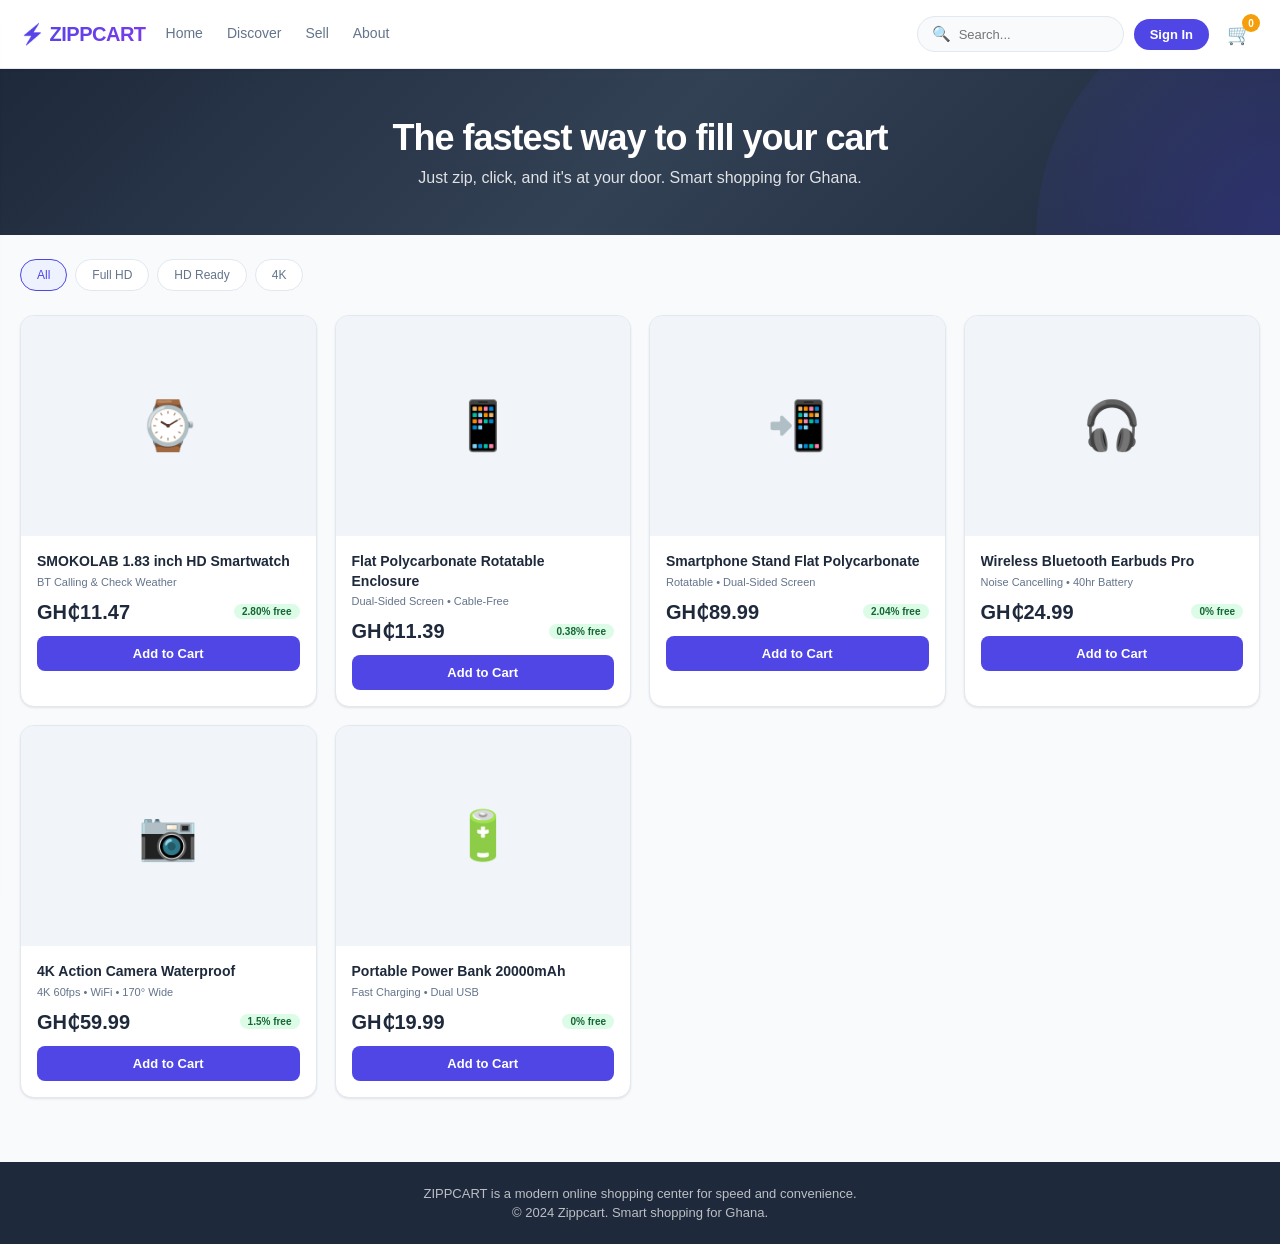
<file: index.html>
<!DOCTYPE html>
<html lang="en">
<head>
    <meta charset="UTF-8">
    <meta name="viewport" content="width=device-width, initial-scale=1.0">
    <title>Zippcart - The fastest way to fill your cart</title>
    <style>
        :root {
            --primary: #4F46E5;
            --primary-dark: #4338CA;
            --primary-light: #EEF2FF;
            --secondary: #F59E0B;
            --dark: #1E293B;
            --gray: #64748B;
            --light: #F8FAFC;
            --white: #FFFFFF;
            --border: #E2E8F0;
            --shadow: 0 1px 3px rgba(0,0,0,0.06), 0 1px 2px rgba(0,0,0,0.04);
            --shadow-md: 0 4px 6px rgba(0,0,0,0.04), 0 2px 4px rgba(0,0,0,0.02);
            --shadow-lg: 0 10px 25px rgba(0,0,0,0.08);
            --radius: 14px;
            --radius-sm: 8px;
            --transition: all 0.2s ease;
        }
        * { margin: 0; padding: 0; box-sizing: border-box; }
        body {
            background: var(--light);
            font-family: -apple-system, BlinkMacSystemFont, 'Segoe UI', Roboto, Helvetica, Arial, sans-serif;
            color: var(--dark);
            -webkit-font-smoothing: antialiased;
        }
        .header {
            background: var(--white); padding: 14px 20px; border-bottom: 1px solid var(--border);
            display: flex; align-items: center; justify-content: space-between;
            position: sticky; top: 0; z-index: 100; box-shadow: var(--shadow);
        }
        .header-left { display: flex; align-items: center; gap: 20px; }
        .logo {
            font-size: 20px; font-weight: 800;
            background: linear-gradient(135deg, var(--primary), #7C3AED);
            -webkit-background-clip: text; -webkit-text-fill-color: transparent; background-clip: text;
            cursor: pointer; letter-spacing: -0.5px; white-space: nowrap;
        }
        .hamburger { display: none; font-size: 22px; cursor: pointer; background: none; border: none; color: var(--dark); padding: 6px; }
        .nav { display: flex; gap: 24px; }
        .nav a, .nav-link {
            text-decoration: none; color: var(--gray); font-size: 14px; font-weight: 500;
            cursor: pointer; transition: var(--transition); padding: 6px 0;
            border-bottom: 2px solid transparent; white-space: nowrap;
        }
        .nav a:hover, .nav a.active, .nav-link:hover { color: var(--primary); border-bottom-color: var(--primary); }
        .header-right { display: flex; gap: 10px; align-items: center; flex-shrink: 0; }
        .search-box { display: flex; align-items: center; background: var(--light); border: 1px solid var(--border); border-radius: 50px; padding: 8px 14px; gap: 8px; }
        .search-box input { border: none; background: transparent; outline: none; font-size: 13px; width: 150px; }
        .search-box .search-icon { color: var(--gray); font-size: 15px; }
        .cart-icon { position: relative; cursor: pointer; padding: 8px; font-size: 20px; transition: var(--transition); flex-shrink: 0; }
        .cart-icon:hover { transform: scale(1.1); }
        .cart-count {
            position: absolute; top: 0; right: 0; background: var(--secondary); color: white;
            font-size: 10px; font-weight: 700; width: 18px; height: 18px; border-radius: 50%;
            display: flex; align-items: center; justify-content: center;
        }
        .btn-signin {
            background: var(--primary); color: white; border: none; padding: 8px 16px;
            border-radius: 50px; font-size: 13px; font-weight: 600; cursor: pointer;
            transition: var(--transition); white-space: nowrap; flex-shrink: 0;
        }
        .btn-signin:hover { background: var(--primary-dark); }
        .sidebar-overlay { position: fixed; top: 0; left: 0; width: 100%; height: 100%; background: rgba(0,0,0,0.5); z-index: 400; display: none; }
        .sidebar-overlay.active { display: block; }
        .sidebar {
            position: fixed; top: 0; left: -300px; width: 280px; height: 100%;
            background: var(--white); z-index: 401; transition: left 0.3s ease;
            display: flex; flex-direction: column; padding: 24px; box-shadow: var(--shadow-lg);
        }
        .sidebar.active { left: 0; }
        .sidebar-close { font-size: 24px; cursor: pointer; background: none; border: none; align-self: flex-end; color: var(--gray); }
        .sidebar-logo {
            font-size: 20px; font-weight: 800;
            background: linear-gradient(135deg, var(--primary), #7C3AED);
            -webkit-background-clip: text; -webkit-text-fill-color: transparent; margin-bottom: 24px;
        }
        .sidebar-nav { display: flex; flex-direction: column; gap: 4px; flex: 1; }
        .sidebar-nav a {
            text-decoration: none; color: var(--dark); font-size: 15px; font-weight: 500;
            padding: 12px 14px; border-radius: var(--radius-sm); cursor: pointer; transition: var(--transition);
        }
        .sidebar-nav a:hover { background: var(--primary-light); color: var(--primary); }
        .sidebar-footer { border-top: 1px solid var(--border); padding-top: 14px; font-size: 12px; color: var(--gray); }
        .page { display: none; animation: fadeIn 0.3s ease; }
        .page.active { display: block; }
        @keyframes fadeIn { from { opacity: 0; transform: translateY(8px); } to { opacity: 1; transform: translateY(0); } }
        .hero {
            background: linear-gradient(135deg, #1E293B 0%, #334155 50%, #1E293B 100%);
            color: white; padding: 48px 24px; text-align: center; position: relative; overflow: hidden;
        }
        .hero::before { content: ''; position: absolute; top: -50%; right: -20%; width: 500px; height: 500px; background: radial-gradient(circle, rgba(79,70,229,0.3), transparent); border-radius: 50%; }
        .hero-content { position: relative; z-index: 1; }
        .hero h1 { font-size: 36px; font-weight: 800; margin-bottom: 10px; letter-spacing: -1px; }
        .hero p { font-size: 16px; opacity: 0.85; max-width: 500px; margin: 0 auto; }
        .container { max-width: 1320px; margin: 0 auto; padding: 24px 20px; }
        .filter-bar { display: flex; gap: 8px; margin-bottom: 24px; flex-wrap: wrap; overflow-x: auto; }
        .filter-pill {
            padding: 8px 16px; background: var(--white); border: 1px solid var(--border);
            border-radius: 50px; font-size: 12px; font-weight: 500; cursor: pointer;
            transition: var(--transition); color: var(--gray); white-space: nowrap;
        }
        .filter-pill:hover, .filter-pill.active { border-color: var(--primary); color: var(--primary); background: var(--primary-light); }
        .product-grid { display: grid; grid-template-columns: repeat(auto-fill, minmax(250px, 1fr)); gap: 18px; }
        .product-card {
            background: var(--white); border-radius: var(--radius); overflow: hidden;
            transition: var(--transition); box-shadow: var(--shadow); cursor: pointer; border: 1px solid var(--border);
        }
        .product-card:hover { transform: translateY(-3px); box-shadow: var(--shadow-lg); border-color: var(--primary); }
        .product-image { width: 100%; height: 220px; background: #F1F5F9; display: flex; align-items: center; justify-content: center; overflow: hidden; position: relative; }
        .product-image img { width: 100%; height: 100%; object-fit: cover; transition: transform 0.3s ease; }
        .product-card:hover .product-image img { transform: scale(1.05); }
        .product-image .fallback-emoji { font-size: 48px; transition: transform 0.3s ease; }
        .product-card:hover .product-image .fallback-emoji { transform: scale(1.15); }
        .product-info { padding: 16px; }
        .product-title { font-size: 14px; font-weight: 600; color: var(--dark); margin-bottom: 4px; line-height: 1.4; display: -webkit-box; -webkit-line-clamp: 2; -webkit-box-orient: vertical; overflow: hidden; }
        .product-specs { font-size: 11px; color: var(--gray); margin-bottom: 12px; }
        .price-row { display: flex; align-items: center; justify-content: space-between; gap: 6px; margin-bottom: 12px; }
        .price { font-size: 20px; font-weight: 700; color: var(--dark); }
        .interest-badge { background: #DCFCE7; color: #166534; padding: 2px 8px; border-radius: 20px; font-size: 10px; font-weight: 600; }
        .btn-add-cart { width: 100%; padding: 10px; background: var(--primary); color: white; border: none; border-radius: var(--radius-sm); font-size: 13px; font-weight: 600; cursor: pointer; transition: var(--transition); }
        .btn-add-cart:hover { background: var(--primary-dark); }
        .modal-overlay { position: fixed; top: 0; left: 0; width: 100%; height: 100%; background: rgba(0,0,0,0.5); z-index: 300; display: none; align-items: center; justify-content: center; }
        .modal-overlay.active { display: flex; }
        .modal { background: var(--white); border-radius: var(--radius); max-width: 900px; width: 94%; max-height: 90vh; overflow-y: auto; position: relative; box-shadow: var(--shadow-lg); animation: fadeIn 0.3s ease; }
        .modal-close { position: absolute; top: 12px; right: 12px; font-size: 22px; cursor: pointer; background: var(--white); border: 1px solid var(--border); width: 32px; height: 32px; border-radius: 50%; display: flex; align-items: center; justify-content: center; z-index: 301; transition: var(--transition); }
        .modal-close:hover { background: #FEE2E2; border-color: #FCA5A5; }
        .modal-content { display: grid; grid-template-columns: 1fr 1fr; gap: 24px; padding: 24px; }
        .modal-image { display: flex; align-items: center; justify-content: center; background: #F1F5F9; border-radius: var(--radius-sm); min-height: 250px; overflow: hidden; }
        .modal-image img { width: 100%; height: 100%; object-fit: contain; }
        .modal-image .fallback-emoji { font-size: 80px; }
        .modal-details h2 { font-size: 22px; font-weight: 700; margin-bottom: 8px; }
        .modal-specs { color: var(--gray); margin-bottom: 16px; line-height: 1.6; font-size: 14px; }
        .modal-price { font-size: 28px; font-weight: 700; margin-bottom: 4px; }
        .quantity-selector { display: flex; align-items: center; gap: 12px; margin: 18px 0; }
        .qty-btn { width: 34px; height: 34px; border: 1px solid var(--border); background: var(--white); border-radius: var(--radius-sm); font-size: 16px; cursor: pointer; transition: var(--transition); }
        .qty-btn:hover { background: var(--primary-light); border-color: var(--primary); }
        .qty-input { width: 50px; text-align: center; font-size: 15px; border: 1px solid var(--border); border-radius: var(--radius-sm); padding: 7px; }
        .btn-modal-add { width: 100%; padding: 14px; background: var(--primary); color: white; border: none; border-radius: var(--radius-sm); font-size: 14px; font-weight: 600; cursor: pointer; transition: var(--transition); }
        .btn-modal-add:hover { background: var(--primary-dark); }
        .cart-overlay { position: fixed; top: 0; left: 0; width: 100%; height: 100%; background: rgba(0,0,0,0.5); z-index: 200; display: none; }
        .cart-overlay.active { display: block; }
        .cart-sidebar { position: fixed; top: 0; right: -100%; width: 100%; max-width: 400px; height: 100%; background: var(--white); z-index: 201; transition: right 0.3s ease; display: flex; flex-direction: column; box-shadow: var(--shadow-lg); }
        .cart-sidebar.active { right: 0; }
        .cart-header { padding: 18px 20px; border-bottom: 1px solid var(--border); display: flex; justify-content: space-between; align-items: center; }
        .cart-header h2 { font-size: 18px; font-weight: 700; }
        .close-cart { font-size: 22px; cursor: pointer; background: none; border: none; color: var(--gray); }
        .cart-items { flex: 1; overflow-y: auto; padding: 16px 20px; }
        .cart-item { display: flex; justify-content: space-between; align-items: center; padding: 12px 0; border-bottom: 1px solid var(--border); }
        .cart-item-info h4 { font-size: 13px; font-weight: 600; margin-bottom: 3px; }
        .cart-item-price { font-weight: 600; color: var(--primary); font-size: 13px; }
        .cart-item-remove { color: #999; cursor: pointer; font-size: 16px; transition: var(--transition); }
        .cart-item-remove:hover { color: #EF4444; }
        .cart-footer { padding: 18px 20px; border-top: 1px solid var(--border); }
        .cart-total { display: flex; justify-content: space-between; font-size: 16px; font-weight: 700; margin-bottom: 14px; }
        .btn-checkout { width: 100%; padding: 14px; background: var(--dark); color: white; border: none; border-radius: var(--radius-sm); font-size: 14px; font-weight: 600; cursor: pointer; transition: var(--transition); }
        .btn-checkout:hover { background: #0F172A; }
        .empty-cart-message { text-align: center; color: var(--gray); padding: 40px 0; }
        .checkout-container { max-width: 1100px; margin: 0 auto; padding: 24px 20px; }
        .checkout-grid { display: grid; grid-template-columns: 1fr 360px; gap: 24px; }
        .checkout-form { background: var(--white); padding: 24px; border-radius: var(--radius); border: 1px solid var(--border); }
        .order-summary { background: var(--white); padding: 24px; border-radius: var(--radius); height: fit-content; position: sticky; top: 80px; border: 1px solid var(--border); }
        .payment-option { display: flex; align-items: center; gap: 10px; padding: 12px; border: 1px solid var(--border); border-radius: var(--radius-sm); cursor: pointer; margin-bottom: 8px; transition: var(--transition); font-size: 14px; }
        .payment-option.selected { border-color: var(--primary); background: var(--primary-light); }
        .momo-details { margin-top: 12px; padding: 14px; background: var(--light); border-radius: var(--radius-sm); display: none; }
        .momo-details.active { display: block; }
        .btn-place-order { width: 100%; padding: 14px; background: var(--dark); color: white; border: none; border-radius: var(--radius-sm); font-size: 14px; font-weight: 600; cursor: pointer; margin-top: 18px; transition: var(--transition); }
        .btn-place-order:hover { background: #0F172A; }
        .form-group { margin-bottom: 16px; }
        .form-group label { display: block; margin-bottom: 6px; font-weight: 600; font-size: 13px; }
        .form-group input, .form-group select, .form-group textarea { width: 100%; padding: 11px 13px; border: 1px solid var(--border); border-radius: var(--radius-sm); font-size: 14px; transition: var(--transition); background: var(--white); }
        .form-group input:focus, .form-group select:focus, .form-group textarea:focus { outline: none; border-color: var(--primary); box-shadow: 0 0 0 3px rgba(79,70,229,0.1); }
        .form-row { display: grid; grid-template-columns: 1fr 1fr; gap: 14px; }
        .btn-submit { width: 100%; padding: 14px; background: var(--primary); color: white; border: none; border-radius: var(--radius-sm); font-size: 14px; font-weight: 600; cursor: pointer; transition: var(--transition); }
        .btn-submit:hover { background: var(--primary-dark); }
        .stat-card { background: var(--white); padding: 18px; border-radius: var(--radius); border: 1px solid var(--border); box-shadow: var(--shadow); }
        .stat-label { font-size: 12px; color: var(--gray); margin-bottom: 4px; font-weight: 500; }
        .stat-value { font-size: 28px; font-weight: 700; }
        .btn-clear { padding: 7px 14px; background: #EF4444; color: white; border: none; border-radius: 6px; cursor: pointer; font-size: 12px; font-weight: 600; transition: var(--transition); }
        .btn-clear:hover { background: #DC2626; }
        .footer { background: var(--dark); color: rgba(255,255,255,0.7); padding: 24px 32px; text-align: center; font-size: 13px; margin-top: 40px; }
        .bottom-nav { display: none; position: fixed; bottom: 0; left: 0; right: 0; background: var(--white); border-top: 1px solid var(--border); padding: 8px 12px; z-index: 100; justify-content: space-around; box-shadow: 0 -2px 10px rgba(0,0,0,0.05); }
        .bottom-nav a { text-decoration: none; color: var(--gray); font-size: 10px; font-weight: 500; display: flex; flex-direction: column; align-items: center; gap: 3px; cursor: pointer; }
        .bottom-nav a .icon { font-size: 18px; }
        .bottom-nav a.active { color: var(--primary); }
        @media (max-width: 768px) {
            .header { padding: 10px 14px; }
            .hamburger { display: block; }
            .nav { display: none; }
            .search-box { display: none; }
            .header-right { gap: 6px; }
            .btn-signin { padding: 7px 12px; font-size: 12px; }
            .cart-icon { padding: 6px; font-size: 18px; }
            .cart-count { width: 16px; height: 16px; font-size: 9px; }
            .logo { font-size: 17px; }
            .hero h1 { font-size: 24px; }
            .hero p { font-size: 13px; }
            .product-grid { grid-template-columns: repeat(2, 1fr); gap: 10px; }
            .product-image { height: 140px; }
            .product-image .fallback-emoji { font-size: 36px; }
            .product-info { padding: 10px; }
            .product-title { font-size: 12px; }
            .price { font-size: 16px; }
            .btn-add-cart { padding: 7px; font-size: 11px; }
            .filter-pill { font-size: 10px; padding: 6px 12px; }
            .checkout-grid, .modal-content, .form-row { grid-template-columns: 1fr; }
            .modal-content { padding: 14px; gap: 14px; }
            .modal-image { min-height: 180px; }
            .modal-details h2 { font-size: 18px; }
            .bottom-nav { display: flex; }
            body { padding-bottom: 60px; }
            .footer { margin-bottom: 60px; }
        }
        @media (max-width: 380px) {
            .btn-signin { padding: 5px 8px; font-size: 10px; }
            .cart-icon { font-size: 16px; padding: 4px; }
            .logo { font-size: 14px; }
            .hamburger { font-size: 18px; padding: 4px; }
            .header { padding: 8px 10px; }
            .header-left { gap: 10px; }
            .header-right { gap: 4px; }
            .product-image { height: 110px; }
            .price { font-size: 14px; }
            .hero { padding: 32px 16px; }
            .hero h1 { font-size: 20px; }
            .modal { width: 98%; }
        }
    </style>
</head>
<body>

    <div class="sidebar-overlay" id="sidebarOverlay"></div>
    <div class="sidebar" id="sidebar">
        <button class="sidebar-close" onclick="closeSidebar()">✕</button>
        <div class="sidebar-logo">⚡ ZIPPCART</div>
        <div class="sidebar-nav">
            <a onclick="navigateTo('home');closeSidebar()">🏠 Home</a>
            <a onclick="navigateTo('discover');closeSidebar()">🔥 Discover</a>
            <a onclick="navigateTo('create');closeSidebar()">🛍️ Sell on Zippcart</a>
            <a onclick="navigateTo('about');closeSidebar()">ℹ️ About Us</a>
            <a onclick="navigateTo('admin');closeSidebar()" id="sidebarAdmin" style="display:none;color:#EF4444;">📊 Admin Dashboard</a>
        </div>
        <div class="sidebar-footer">© 2024 Zippcart. Smart shopping for Ghana.</div>
    </div>

    <div class="cart-overlay" id="cartOverlay"></div>
    <div class="cart-sidebar" id="cartSidebar">
        <div class="cart-header"><h2>Your Cart</h2><button class="close-cart" id="closeCart">✕</button></div>
        <div class="cart-items" id="cartItems"><div class="empty-cart-message">Your cart is empty</div></div>
        <div class="cart-footer"><div class="cart-total"><span>Total:</span><span id="cartTotal">₵0.00</span></div><button class="btn-checkout" id="checkoutBtn">Proceed to Checkout</button></div>
    </div>

    <div class="modal-overlay" id="modalOverlay"><div class="modal"><button class="modal-close" id="modalClose">✕</button><div class="modal-content" id="modalContent"></div></div></div>

    <div class="modal-overlay" id="authModalOverlay">
        <div class="modal" style="max-width:400px;"><button class="modal-close" onclick="closeAuthModal()">✕</button>
            <div style="padding:24px;"><h2 id="authTitle" style="text-align:center;margin-bottom:20px;font-weight:700;">Sign In</h2>
                <form id="authForm" onsubmit="handleAuth(event)">
                    <div class="form-group" id="nameField" style="display:none;"><label>Name</label><input type="text" id="authName" placeholder="Your name"></div>
                    <div class="form-group"><label>Email</label><input type="email" id="authEmail" required placeholder="your@email.com"></div>
                    <div class="form-group"><label>Password</label><input type="password" id="authPassword" required placeholder="Password"></div>
                    <button type="submit" class="btn-submit" id="authSubmitBtn">Sign In</button>
                </form>
                <p style="text-align:center;margin-top:14px;"><a onclick="toggleAuthMode()" style="color:var(--primary);cursor:pointer;font-weight:600;" id="authToggleLink">Create an account</a></p>
            </div>
        </div>
    </div>

    <header class="header">
        <div class="header-left">
            <button class="hamburger" onclick="openSidebar()">☰</button>
            <div class="logo" onclick="navigateTo('home')">⚡ ZIPPCART</div>
            <nav class="nav"><a onclick="navigateTo('home')" id="nav-home">Home</a><a onclick="navigateTo('discover')" id="nav-discover">Discover</a><a onclick="navigateTo('create')" id="nav-create">Sell</a><a onclick="navigateTo('about')" id="nav-about">About</a></nav>
        </div>
        <div class="header-right">
            <div class="search-box"><span class="search-icon">🔍</span><input type="text" id="searchInput" placeholder="Search..."></div>
            <button class="btn-signin" id="authBtn" onclick="showAuthModal()">Sign In</button>
            <div class="cart-icon" id="cartIcon">🛒<span class="cart-count" id="cartCount">0</span></div>
        </div>
    </header>

    <!-- HOME PAGE - Products load here immediately -->
    <div class="page active" id="page-home">
        <section class="hero"><div class="hero-content"><h1>The fastest way to fill your cart</h1><p>Just zip, click, and it's at your door. Smart shopping for Ghana.</p></div></section>
        <div class="container">
            <div class="filter-bar"><button class="filter-pill active" data-filter="all">All</button><button class="filter-pill" data-filter="full-hd">Full HD</button><button class="filter-pill" data-filter="hd-ready">HD Ready</button><button class="filter-pill" data-filter="4k-uhd">4K</button></div>
            <div class="product-grid" id="productGrid">
                <!-- Products will be rendered here by JavaScript -->
            </div>
        </div>
    </div>

    <div class="page" id="page-discover">
        <div style="background:linear-gradient(135deg,#F59E0B,#EF4444);color:white;padding:40px 20px;text-align:center;"><h1 style="font-size:30px;font-weight:800;">Discover Amazing Deals</h1><p style="opacity:0.9;margin-top:6px;">Trending products and new arrivals daily</p></div>
        <div class="container"><h2 style="margin-bottom:16px;font-weight:700;">🔥 Trending Now in Ghana</h2><div style="display:grid;grid-template-columns:repeat(auto-fill,minmax(150px,1fr));gap:12px;" id="trendingGrid"></div></div>
    </div>

    <div class="page" id="page-create">
        <div style="background:linear-gradient(135deg,var(--primary),#7C3AED);color:white;padding:40px 20px;text-align:center;"><h1 style="font-size:30px;font-weight:800;">Sell on Zippcart</h1><p style="opacity:0.9;margin-top:6px;">Join thousands of Ghanaian sellers</p></div>
        <div class="container" style="max-width:650px;"><div style="background:white;padding:28px;border-radius:var(--radius);border:1px solid var(--border);"><h2 style="text-align:center;margin-bottom:20px;font-weight:700;">Start Selling Today</h2>
                <form id="sellerForm">
                    <div class="form-row"><div class="form-group"><label>Business Name *</label><input type="text" placeholder="Your shop name"></div><div class="form-group"><label>Business Type *</label><select><option>Individual Seller</option><option>Registered Business</option><option>Manufacturer</option></select></div></div>
                    <div class="form-row"><div class="form-group"><label>Contact Person *</label><input type="text" placeholder="Full name"></div><div class="form-group"><label>Phone *</label><input type="tel" placeholder="+233 XX XXX XXXX"></div></div>
                    <div class="form-group"><label>Email *</label><input type="email" placeholder="business@example.com"></div>
                    <div class="form-group"><label>What do you sell? *</label><textarea rows="3" placeholder="Tell us about your products"></textarea></div>
                    <button type="submit" class="btn-submit">Submit Application →</button>
                </form>
        </div></div>
    </div>

    <div class="page" id="page-about">
        <div style="background:var(--dark);color:white;padding:40px 20px;text-align:center;"><h1 style="font-size:30px;font-weight:800;">About Zippcart</h1><p style="opacity:0.9;margin-top:6px;font-size:16px;">The fastest way to fill your cart</p></div>
        <div class="container" style="max-width:700px;text-align:center;"><div style="background:var(--primary-light);padding:28px;border-radius:var(--radius);margin:24px 0;"><h2 style="font-weight:700;">Our Mission</h2><p style="margin-top:6px;color:var(--gray);">To revolutionize e-commerce in Ghana with fast, reliable shopping and local payment solutions.</p></div><div style="display:grid;grid-template-columns:repeat(auto-fit,minmax(150px,1fr));gap:12px;"><div style="background:white;padding:20px;border-radius:var(--radius);border:1px solid var(--border);"><div style="font-size:32px;">⚡</div><h3 style="font-weight:700;margin:6px 0;">Speed</h3><p style="color:var(--gray);font-size:12px;">Lightning-fast delivery</p></div><div style="background:white;padding:20px;border-radius:var(--radius);border:1px solid var(--border);"><div style="font-size:32px;">🛡️</div><h3 style="font-weight:700;margin:6px 0;">Trust</h3><p style="color:var(--gray);font-size:12px;">Secure & verified</p></div><div style="background:white;padding:20px;border-radius:var(--radius);border:1px solid var(--border);"><div style="font-size:32px;">🇬🇭</div><h3 style="font-weight:700;margin:6px 0;">Local</h3><p style="color:var(--gray);font-size:12px;">Built for Ghana</p></div></div></div>
    </div>

    <div class="page" id="page-checkout">
        <div class="checkout-container"><h1 style="margin-bottom:20px;font-weight:800;">Checkout</h1><div class="checkout-grid"><div class="checkout-form"><h2 style="margin-bottom:18px;font-weight:700;">Shipping Information</h2>
            <form id="checkoutForm"><div class="form-row"><div class="form-group"><label>First Name *</label><input type="text" id="firstName"></div><div class="form-group"><label>Last Name *</label><input type="text" id="lastName"></div></div><div class="form-group"><label>Email *</label><input type="email" id="email"></div><div class="form-group"><label>Phone *</label><input type="tel" id="phone" placeholder="+233 XX XXX XXXX"></div><div class="form-group"><label>Address *</label><textarea id="address" rows="3"></textarea></div><div class="form-row"><div class="form-group"><label>City *</label><input type="text" id="city" value="Accra"></div><div class="form-group"><label>Region *</label><select id="region"><option>Greater Accra</option><option>Ashanti</option><option>Western</option><option>Eastern</option><option>Central</option><option>Northern</option></select></div></div><h2 style="margin:24px 0 16px;font-weight:700;">Payment Method</h2><div class="payment-option selected"><input type="radio" name="payment" value="momo" checked> 📱 Mobile Money (MoMo)</div><div class="momo-details active" id="momoDetails"><div class="form-group"><label>Network *</label><select id="network"><option>MTN Mobile Money</option><option>Vodafone Cash</option><option>AirtelTigo Money</option></select></div><div class="form-group"><label>MoMo Number *</label><input type="tel" id="momoNumber" placeholder="XXX XXX XXXX"></div></div><div class="payment-option"><input type="radio" name="payment" value="card"> 💳 Credit / Debit Card</div><div class="payment-option"><input type="radio" name="payment" value="cash"> 💵 Cash on Delivery</div></form></div><div class="order-summary"><h3 style="font-weight:700;margin-bottom:16px;">Order Summary</h3><div class="summary-items" id="summaryItems"></div><div style="display:flex;justify-content:space-between;padding-top:12px;border-top:2px solid var(--border);font-weight:700;font-size:16px;"><span>Total:</span><span id="summaryTotal">₵0.00</span></div><button class="btn-place-order" id="placeOrderBtn">Place Order</button><p style="text-align:center;margin-top:12px;color:var(--gray);font-size:12px;">You will receive a payment prompt</p><button class="btn-checkout" style="margin-top:12px;background:var(--gray);" onclick="navigateTo('home')">← Continue Shopping</button></div></div></div>
    </div>

    <div class="page" id="page-admin">
        <div class="container"><h1 style="margin-bottom:20px;font-weight:800;">📊 Admin Dashboard</h1>
            <div style="display:grid;grid-template-columns:repeat(auto-fit,minmax(180px,1fr));gap:14px;margin-bottom:24px;">
                <div class="stat-card"><div class="stat-label">👥 Total Visitors</div><div class="stat-value" style="color:var(--primary);" id="statVisitors">0</div></div>
                <div class="stat-card"><div class="stat-label">📦 Total Orders</div><div class="stat-value" style="color:#16A34A;" id="statOrders">0</div></div>
                <div class="stat-card"><div class="stat-label">💰 Revenue</div><div class="stat-value" style="color:var(--secondary);" id="statRevenue">₵0</div></div>
                <div class="stat-card"><div class="stat-label">⏳ Pending Sellers</div><div class="stat-value" style="color:#EF4444;" id="statPending">0</div></div>
            </div>
            <div class="stat-card" style="margin-bottom:18px;"><div style="display:flex;justify-content:space-between;align-items:center;margin-bottom:14px;"><h2 style="font-weight:700;">⏳ Pending Seller Approvals</h2></div><div id="pendingSellersList"><p style="color:var(--gray);">No pending sellers</p></div></div>
            <div class="stat-card" style="margin-bottom:18px;"><div style="display:flex;justify-content:space-between;align-items:center;margin-bottom:14px;"><h2 style="font-weight:700;">📋 Recent Orders</h2><button class="btn-clear" onclick="clearOrders()">🗑️ Clear All</button></div><div style="overflow-x:auto;"><table style="width:100%;border-collapse:collapse;font-size:13px;" id="ordersTable"><thead><tr style="border-bottom:2px solid var(--border);text-align:left;"><th style="padding:8px;">#</th><th style="padding:8px;">Customer</th><th style="padding:8px;">Items</th><th style="padding:8px;">Total</th><th style="padding:8px;">Payment</th><th style="padding:8px;">Status</th><th style="padding:8px;">Date</th></tr></thead><tbody id="ordersTableBody"><tr><td colspan="7" style="padding:18px;text-align:center;color:var(--gray);">Loading...</td></tr></tbody></table></div></div>
            <div class="stat-card"><div style="display:flex;justify-content:space-between;align-items:center;margin-bottom:14px;"><h2 style="font-weight:700;">👣 Recent Visitor Activity</h2><button class="btn-clear" onclick="clearVisitors()">🗑️ Clear All</button></div><div id="visitorLog" style="max-height:300px;overflow-y:auto;font-size:13px;"><p style="color:var(--gray);">Loading...</p></div></div>
        </div>
    </div>

    <div class="bottom-nav">
        <a onclick="navigateTo('home')" class="active" id="bn-home"><span class="icon">🏠</span>Home</a>
        <a onclick="navigateTo('discover')" id="bn-discover"><span class="icon">🔥</span>Discover</a>
        <a onclick="navigateTo('create')" id="bn-create"><span class="icon">🛍️</span>Sell</a>
        <a onclick="navigateTo('about')" id="bn-about"><span class="icon">ℹ️</span>About</a>
    </div>

    <footer class="footer"><p>ZIPPCART is a modern online shopping center for speed and convenience.</p><p style="margin-top:4px;">© 2024 Zippcart. Smart shopping for Ghana.</p></footer>

    <script>
        // ==================== CONFIGURATION ====================
        const API_URL = 'https://zippcart-api.onrender.com/api';
        
        // ==================== AUTH - LOAD FROM LOCAL STORAGE ====================
        let authToken = localStorage.getItem('zippcart_token') || '';
        let currentUser = null;
        
        try {
            const savedUser = localStorage.getItem('zippcart_user');
            if (savedUser && savedUser !== 'null' && savedUser !== 'undefined') {
                currentUser = JSON.parse(savedUser);
            }
        } catch(e) {
            currentUser = null;
            localStorage.removeItem('zippcart_user');
        }

        // ==================== SIDEBAR ====================
        function openSidebar() { document.getElementById('sidebar').classList.add('active'); document.getElementById('sidebarOverlay').classList.add('active'); }
        function closeSidebar() { document.getElementById('sidebar').classList.remove('active'); document.getElementById('sidebarOverlay').classList.remove('active'); }
        document.getElementById('sidebarOverlay').addEventListener('click', closeSidebar);

        // ==================== AUTH FUNCTIONS ====================
        function setAuth(token, user) {
            authToken = token;
            currentUser = user;
            localStorage.setItem('zippcart_token', token);
            localStorage.setItem('zippcart_user', JSON.stringify(user));
            updateAuthUI();
        }

        function logout() {
            authToken = '';
            currentUser = null;
            localStorage.removeItem('zippcart_token');
            localStorage.removeItem('zippcart_user');
            updateAuthUI();
            navigateTo('home');
        }

        function updateAuthUI() {
            const btn = document.getElementById('authBtn');
            if (!btn) return;
            if (currentUser && currentUser.name) {
                btn.textContent = '👤 ' + currentUser.name;
                btn.onclick = () => { if (confirm('Logout?')) logout(); };
                if (document.getElementById('sidebarAdmin')) {
                    document.getElementById('sidebarAdmin').style.display = currentUser.role === 'admin' ? 'block' : 'none';
                }
            } else {
                btn.textContent = 'Sign In';
                btn.onclick = () => showAuthModal();
                if (document.getElementById('sidebarAdmin')) {
                    document.getElementById('sidebarAdmin').style.display = 'none';
                }
            }
        }

        let authMode = 'login';
        function showAuthModal() { authMode = 'login'; document.getElementById('authTitle').textContent = 'Sign In'; document.getElementById('authSubmitBtn').textContent = 'Sign In'; document.getElementById('nameField').style.display = 'none'; document.getElementById('authToggleLink').textContent = 'Create an account'; document.getElementById('authModalOverlay').classList.add('active'); document.body.style.overflow = 'hidden'; }
        function closeAuthModal() { document.getElementById('authModalOverlay').classList.remove('active'); document.body.style.overflow = ''; }
        function toggleAuthMode() { authMode = authMode === 'login' ? 'signup' : 'login'; document.getElementById('authTitle').textContent = authMode === 'login' ? 'Sign In' : 'Create Account'; document.getElementById('authSubmitBtn').textContent = authMode === 'login' ? 'Sign In' : 'Create Account'; document.getElementById('nameField').style.display = authMode === 'signup' ? 'block' : 'none'; document.getElementById('authToggleLink').textContent = authMode === 'login' ? 'Create an account' : 'Already have an account? Sign in'; }
        async function handleAuth(e) { e.preventDefault(); const email = document.getElementById('authEmail').value, password = document.getElementById('authPassword').value, name = document.getElementById('authName').value; const ep = authMode === 'login' ? '/login' : '/signup'; const body = authMode === 'login' ? { email, password } : { name, email, password }; try { const r = await fetch(`${API_URL}${ep}`, { method: 'POST', headers: { 'Content-Type': 'application/json' }, body: JSON.stringify(body) }); const d = await r.json(); if (r.ok) { setAuth(d.token, d.user); closeAuthModal(); alert(d.message); } else alert(d.message); } catch (x) { alert('Connection error.'); } }

        // ==================== API HELPERS ====================
        async function placeOrderAPI(cd, ci, pm) { const total = cd.reduce((s, i) => s + (i.price * i.quantity), 0) + 5; const items = cd.map(i => ({ name: i.name, price: i.price, quantity: i.quantity })); try { const h = { 'Content-Type': 'application/json' }; if (authToken) h['Authorization'] = `Bearer ${authToken}`; const r = await fetch(`${API_URL}/orders`, { method: 'POST', headers: h, body: JSON.stringify({ items, total, paymentMethod: pm, customerInfo: ci }) }); return await r.json(); } catch (x) { return { message: 'Connection error' }; } }
        function trackVisit(pg, ac) { fetch(`${API_URL}/track`, { method: 'POST', headers: { 'Content-Type': 'application/json' }, body: JSON.stringify({ page: pg, action: ac }) }).catch(() => {}); }

        // ==================== PRODUCT DATA ====================
        const products = [
            { id: 1, name: "SMOKOLAB 1.83 inch HD Smartwatch", specs: "BT Calling & Check Weather", fullDescription: "Vibrant 1.83-inch HD display with Bluetooth calling, weather, heart rate & sleep tracking.", price: 11.47, interest: "2.80% free", image: "", fallbackEmoji: "⌚", category: "full-hd" },
            { id: 2, name: "Flat Polycarbonate Rotatable Enclosure", specs: "Dual-Sided Screen • Cable-Free", fullDescription: "Premium rotatable enclosure with four dual-sided screens.", price: 11.39, interest: "0.38% free", image: "", fallbackEmoji: "📱", category: "hd-ready" },
            { id: 3, name: "Smartphone Stand Flat Polycarbonate", specs: "Rotatable • Dual-Sided Screen", fullDescription: "Sturdy stand with 360° rotation.", price: 89.99, interest: "2.04% free", image: "", fallbackEmoji: "📲", category: "4k-uhd" },
            { id: 4, name: "Wireless Bluetooth Earbuds Pro", specs: "Noise Cancelling • 40hr Battery", fullDescription: "Premium ANC earbuds with 40 hours battery life.", price: 24.99, interest: "0% free", image: "", fallbackEmoji: "🎧", category: "full-hd" },
            { id: 5, name: "4K Action Camera Waterproof", specs: "4K 60fps • WiFi • 170° Wide", fullDescription: "Capture stunning 4K at 60fps with this waterproof action camera.", price: 59.99, interest: "1.5% free", image: "", fallbackEmoji: "📷", category: "4k-uhd" },
            { id: 6, name: "Portable Power Bank 20000mAh", specs: "Fast Charging • Dual USB", fullDescription: "High-capacity 20000mAh power bank.", price: 19.99, interest: "0% free", image: "", fallbackEmoji: "🔋", category: "hd-ready" }
        ];

        // ==================== CART STATE ====================
        let cart = JSON.parse(localStorage.getItem('zippcart')) || [];
        let currentFilter = 'all', searchQuery = '';
        const fmt = new Intl.NumberFormat('en-GH', { style: 'currency', currency: 'GHS' });

        // ==================== NAVIGATION ====================
        function navigateTo(pg) {
            document.querySelectorAll('.page').forEach(p => p.classList.remove('active'));
            document.getElementById(`page-${pg}`).classList.add('active');
            document.querySelectorAll('.nav a, .bottom-nav a').forEach(a => a.classList.remove('active'));
            const nv = document.getElementById(`nav-${pg}`); if (nv) nv.classList.add('active');
            const bn = document.getElementById(`bn-${pg}`); if (bn) bn.classList.add('active');
            window.scrollTo(0, 0);
            if (pg === 'home') renderProducts();
            if (pg === 'checkout') renderCheckoutSummary();
            if (pg === 'admin') { loadAdminDashboard(); loadPendingSellers(); loadRecentOrders(); loadVisitorLog(); }
            trackVisit(pg, 'page_view');
        }

        // ==================== RENDER PRODUCTS ====================
        function renderProducts() {
            const f = products.filter(p => (currentFilter === 'all' || p.category === currentFilter) && p.name.toLowerCase().includes(searchQuery.toLowerCase()));
            const g = document.getElementById('productGrid');
            if (!g) return;
            if (!f.length) { g.innerHTML = '<div style="text-align:center;padding:40px;color:var(--gray);">No products found</div>'; return; }
            g.innerHTML = f.map(p => `<div class="product-card" onclick="openModal(${p.id})"><div class="product-image">${p.image?`<img src="${p.image}" alt="${p.name}" onerror="this.style.display='none';this.nextElementSibling.style.display='flex';">`:''}<span class="fallback-emoji" style="font-size:48px;${p.image?'display:none;':''}">${p.fallbackEmoji}</span></div><div class="product-info"><h3 class="product-title">${p.name}</h3><p class="product-specs">${p.specs}</p><div class="price-row"><span class="price">${fmt.format(p.price)}</span><span class="interest-badge">${p.interest}</span></div><button class="btn-add-cart" onclick="event.stopPropagation();addToCart(${p.id})">Add to Cart</button></div></div>`).join('');
        }

        // ==================== MODAL ====================
        window.openModal = function(id) { const p = products.find(x => x.id === id); if (!p) return; document.getElementById('modalContent').innerHTML = `<div class="modal-image">${p.image?`<img src="${p.image}" alt="${p.name}" onerror="this.style.display='none';this.nextElementSibling.style.display='flex';">`:''}<span class="fallback-emoji" style="font-size:80px;${p.image?'display:none;':''}">${p.fallbackEmoji}</span></div><div class="modal-details"><h2>${p.name}</h2><p class="modal-specs">${p.fullDescription}</p><div class="modal-price">${fmt.format(p.price)}</div><div class="quantity-selector"><button class="qty-btn" onclick="window.mq=Math.max(1,(window.mq||1)-1);document.getElementById('mq').value=window.mq;">−</button><input type="number" id="mq" class="qty-input" value="1" min="1" onchange="window.mq=parseInt(this.value)"><button class="qty-btn" onclick="window.mq=(window.mq||1)+1;document.getElementById('mq').value=window.mq;">+</button></div><button class="btn-modal-add" onclick="addToCart(${p.id},window.mq||1);closeModal()">Add to Cart</button></div>`; window.mq = 1; document.getElementById('modalOverlay').classList.add('active'); };
        function closeModal() { document.getElementById('modalOverlay').classList.remove('active'); }

        // ==================== CART FUNCTIONS ====================
        window.addToCart = function(id, q=1) { const p = products.find(x => x.id === id); const ex = cart.find(i => i.id === id); if (ex) ex.quantity += q; else cart.push({ ...p, quantity: q }); saveCart(); updateCartUI(); trackVisit('home','add_to_cart'); };
        window.removeFromCart = function(id) { cart = cart.filter(i => i.id !== id); saveCart(); updateCartUI(); };
        window.updateQuantity = function(id, ch) { const it = cart.find(i => i.id === id); if (it) { it.quantity += ch; if (it.quantity <= 0) removeFromCart(id); else { saveCart(); updateCartUI(); } } };
        function saveCart() { localStorage.setItem('zippcart', JSON.stringify(cart)); }
        function updateCartUI() { document.getElementById('cartCount').textContent = cart.reduce((s, i) => s + i.quantity, 0); const d = document.getElementById('cartItems'); if (!cart.length) { d.innerHTML = '<div class="empty-cart-message">Your cart is empty</div>'; document.getElementById('cartTotal').textContent = fmt.format(0); return; } d.innerHTML = cart.map(i => `<div class="cart-item"><div class="cart-item-info"><h4>${i.name}</h4><span class="cart-item-price">${fmt.format(i.price)}</span><div style="display:flex;gap:6px;margin-top:6px;"><button onclick="updateQuantity(${i.id},-1)" style="padding:3px 8px;">-</button><span>${i.quantity}</span><button onclick="updateQuantity(${i.id},1)" style="padding:3px 8px;">+</button></div></div><span class="cart-item-remove" onclick="removeFromCart(${i.id})">🗑️</span></div>`).join(''); document.getElementById('cartTotal').textContent = fmt.format(cart.reduce((s, i) => s + (i.price * i.quantity), 0)); }
        function renderCheckoutSummary() { const d = document.getElementById('summaryItems'), t = document.getElementById('summaryTotal'); if (!cart.length) { d.innerHTML = '<p style="color:var(--gray);">Empty</p>'; t.textContent = fmt.format(0); return; } let h = '', total = 0; cart.forEach(i => { const it = i.price * i.quantity; total += it; h += `<div style="display:flex;justify-content:space-between;padding:5px 0;"><span>${i.quantity}x ${i.name.substring(0,16)}</span><span>${fmt.format(it)}</span></div>`; }); h += `<div style="display:flex;justify-content:space-between;padding:5px 0;">Delivery Fee<span>${fmt.format(5)}</span></div>`; total += 5; d.innerHTML = h; t.textContent = fmt.format(total); }

        // ==================== EVENT LISTENERS ====================
        document.getElementById('cartIcon').addEventListener('click', () => { document.getElementById('cartOverlay').classList.add('active'); document.getElementById('cartSidebar').classList.add('active'); });
        document.getElementById('closeCart').addEventListener('click', () => { document.getElementById('cartOverlay').classList.remove('active'); document.getElementById('cartSidebar').classList.remove('active'); });
        document.getElementById('cartOverlay').addEventListener('click', () => { document.getElementById('cartOverlay').classList.remove('active'); document.getElementById('cartSidebar').classList.remove('active'); });
        document.getElementById('modalClose').addEventListener('click', closeModal);
        document.getElementById('modalOverlay').addEventListener('click', e => { if (e.target === document.getElementById('modalOverlay')) closeModal(); });
        document.getElementById('checkoutBtn').addEventListener('click', () => { if (!cart.length) { alert('Cart is empty!'); return; } document.getElementById('cartOverlay').classList.remove('active'); document.getElementById('cartSidebar').classList.remove('active'); if (!currentUser) { alert('⚠️ Please sign in to checkout.'); showAuthModal(); return; } navigateTo('checkout'); });
        document.getElementById('searchInput').addEventListener('input', e => { searchQuery = e.target.value; renderProducts(); });
        document.querySelectorAll('.filter-pill').forEach(b => b.addEventListener('click', () => { document.querySelectorAll('.filter-pill').forEach(x => x.classList.remove('active')); b.classList.add('active'); const f = b.textContent.toLowerCase(); if (f.includes('all')) currentFilter = 'all'; else if (f.includes('full hd')) currentFilter = 'full-hd'; else if (f.includes('hd ready')) currentFilter = 'hd-ready'; else if (f.includes('4k')) currentFilter = '4k-uhd'; renderProducts(); }));
        document.getElementById('placeOrderBtn').addEventListener('click', async () => { if (!currentUser) { alert('⚠️ Please sign in.'); showAuthModal(); return; } if (!cart.length) return; const ci = { firstName: document.getElementById('firstName').value, lastName: document.getElementById('lastName').value, email: document.getElementById('email').value, phone: document.getElementById('phone').value, address: document.getElementById('address').value }; const pm = document.querySelector('input[name="payment"]:checked').value; const r = await placeOrderAPI(cart, ci, pm); alert(`✅ ${r.message}\nOrder #${r.order?.orderNumber||'N/A'}`); cart = []; saveCart(); updateCartUI(); navigateTo('home'); });
        document.querySelectorAll('input[name="payment"]').forEach(r => r.addEventListener('change', e => { document.querySelectorAll('.payment-option').forEach(o => o.classList.remove('selected')); e.target.closest('.payment-option').classList.add('selected'); document.getElementById('momoDetails').classList.toggle('active', e.target.value === 'momo'); }));
        document.getElementById('sellerForm').addEventListener('submit', async e => { e.preventDefault(); const fd = { businessName: e.target.querySelector('input[placeholder="Your shop name"]').value, businessType: e.target.querySelector('select').value, contactPerson: e.target.querySelector('input[placeholder="Full name"]').value, phone: e.target.querySelector('input[type="tel"]').value, email: e.target.querySelector('input[type="email"]').value, products: e.target.querySelector('textarea').value, monthlySales: 'Less than 50 items' }; try { const r = await fetch(`${API_URL}/seller/register`, { method: 'POST', headers: { 'Content-Type': 'application/json' }, body: JSON.stringify(fd) }); const d = await r.json(); alert(d.message); } catch (x) { alert('Error.'); } });

        // ==================== ADMIN FUNCTIONS ====================
        async function loadAdminDashboard() { try { const r = await fetch(`${API_URL}/admin/stats`, { headers: { 'Authorization': `Bearer ${authToken}` } }); const s = await r.json(); document.getElementById('statVisitors').textContent = s.visitors || 0; document.getElementById('statOrders').textContent = s.orders || 0; document.getElementById('statRevenue').textContent = '₵' + (s.revenue || 0).toFixed(2); document.getElementById('statPending').textContent = s.pendingSellers || 0; } catch(e){} }
        async function loadPendingSellers() { try { const r = await fetch(`${API_URL}/admin/pending-sellers`, { headers: { 'Authorization': `Bearer ${authToken}` } }); const s = await r.json(); const l = document.getElementById('pendingSellersList'); if (!s.length) { l.innerHTML = '<p style="color:var(--gray);">No pending sellers</p>'; return; } l.innerHTML = s.map(x => `<div style="display:flex;justify-content:space-between;align-items:center;padding:12px;border:1px solid var(--border);border-radius:8px;"><div><strong>${x.businessName||'N/A'}</strong><p style="color:var(--gray);font-size:12px;">${x.name} • ${x.email}</p></div><div style="display:flex;gap:6px;"><button onclick="approveSeller('${x._id}')" style="padding:5px 12px;background:#16A34A;color:white;border:none;border-radius:6px;cursor:pointer;">Approve</button><button onclick="rejectSeller('${x._id}')" style="padding:5px 12px;background:#EF4444;color:white;border:none;border-radius:6px;cursor:pointer;">Reject</button></div></div>`).join(''); } catch(e){} }
        async function approveSeller(id) { try { await fetch(`${API_URL}/admin/seller/${id}`, { method: 'PUT', headers: { 'Content-Type': 'application/json', 'Authorization': `Bearer ${authToken}` }, body: JSON.stringify({ status: 'active' }) }); loadPendingSellers(); loadAdminDashboard(); } catch(e){ alert('Error'); } }
        async function rejectSeller(id) { try { await fetch(`${API_URL}/admin/seller/${id}`, { method: 'PUT', headers: { 'Content-Type': 'application/json', 'Authorization': `Bearer ${authToken}` }, body: JSON.stringify({ status: 'rejected' }) }); loadPendingSellers(); loadAdminDashboard(); } catch(e){ alert('Error'); } }
        async function loadRecentOrders() { try { const r = await fetch(`${API_URL}/admin/orders`, { headers: { 'Authorization': `Bearer ${authToken}` } }); const o = await r.json(); const t = document.getElementById('ordersTableBody'); if (!o.length) { t.innerHTML = '<tr><td colspan="7" style="padding:18px;text-align:center;color:var(--gray);">No orders</td></tr>'; return; } t.innerHTML = o.map(x => `<tr style="border-bottom:1px solid var(--border);"><td style="padding:6px;font-weight:600;">#${x.orderNumber}</td><td style="padding:6px;">${x.customerInfo?.firstName||'N/A'}</td><td style="padding:6px;">${x.items?.length||0}</td><td style="padding:6px;font-weight:600;">₵${(x.total||0).toFixed(2)}</td><td style="padding:6px;">${x.paymentMethod||'N/A'}</td><td style="padding:6px;"><span style="padding:2px 7px;border-radius:12px;background:${x.status==='pending'?'#FEF3C7':'#DCFCE7'};color:${x.status==='pending'?'#92400E':'#166534'};font-size:10px;font-weight:600;">${x.status}</span></td><td style="padding:6px;font-size:11px;color:var(--gray);">${new Date(x.createdAt).toLocaleDateString()}</td></tr>`).join(''); } catch(e){} }
        async function loadVisitorLog() { try { const r = await fetch(`${API_URL}/admin/visitors`, { headers: { 'Authorization': `Bearer ${authToken}` } }); const v = await r.json(); const l = document.getElementById('visitorLog'); if (!v.length) { l.innerHTML = '<p style="color:var(--gray);">No visitors yet</p>'; return; } l.innerHTML = v.map(x => `<div style="display:flex;justify-content:space-between;padding:5px 0;border-bottom:1px solid var(--border);font-size:12px;"><span>📍 ${x.page} — ${x.action}</span><span style="color:var(--gray);">${new Date(x.timestamp).toLocaleString()}</span></div>`).join(''); } catch(e){} }
        async function clearVisitors() { if (!confirm('Delete ALL visitor logs?')) return; try { await fetch(`${API_URL}/admin/visitors`, { method: 'DELETE', headers: { 'Authorization': `Bearer ${authToken}` } }); loadVisitorLog(); loadAdminDashboard(); alert('✅ Cleared'); } catch(e) { alert('Error'); } }
        async function clearOrders() { if (!confirm('Delete ALL orders?')) return; try { await fetch(`${API_URL}/admin/orders`, { method: 'DELETE', headers: { 'Authorization': `Bearer ${authToken}` } }); loadRecentOrders(); loadAdminDashboard(); alert('✅ Cleared'); } catch(e) { alert('Error'); } }

        function updateTime() { const n = new Date(); document.getElementById('currentTime').textContent = `${String(n.getHours()).padStart(2,'0')}:${String(n.getMinutes()).padStart(2,'0')}`; }

        // ==================== FORCE HOME PAGE ON LOAD ====================
        // This ensures the home page is active and products render immediately
        (function initPage() {
            // Force home page to be active
            document.querySelectorAll('.page').forEach(p => p.classList.remove('active'));
            const homePage = document.getElementById('page-home');
            if (homePage) homePage.classList.add('active');
            
            // Render products
            renderProducts();
            updateCartUI();
            updateAuthUI();
            updateTime();
            setInterval(updateTime, 1000);
            trackVisit('home', 'page_view');
        })();
    </script>
</body>
</html>
</file>
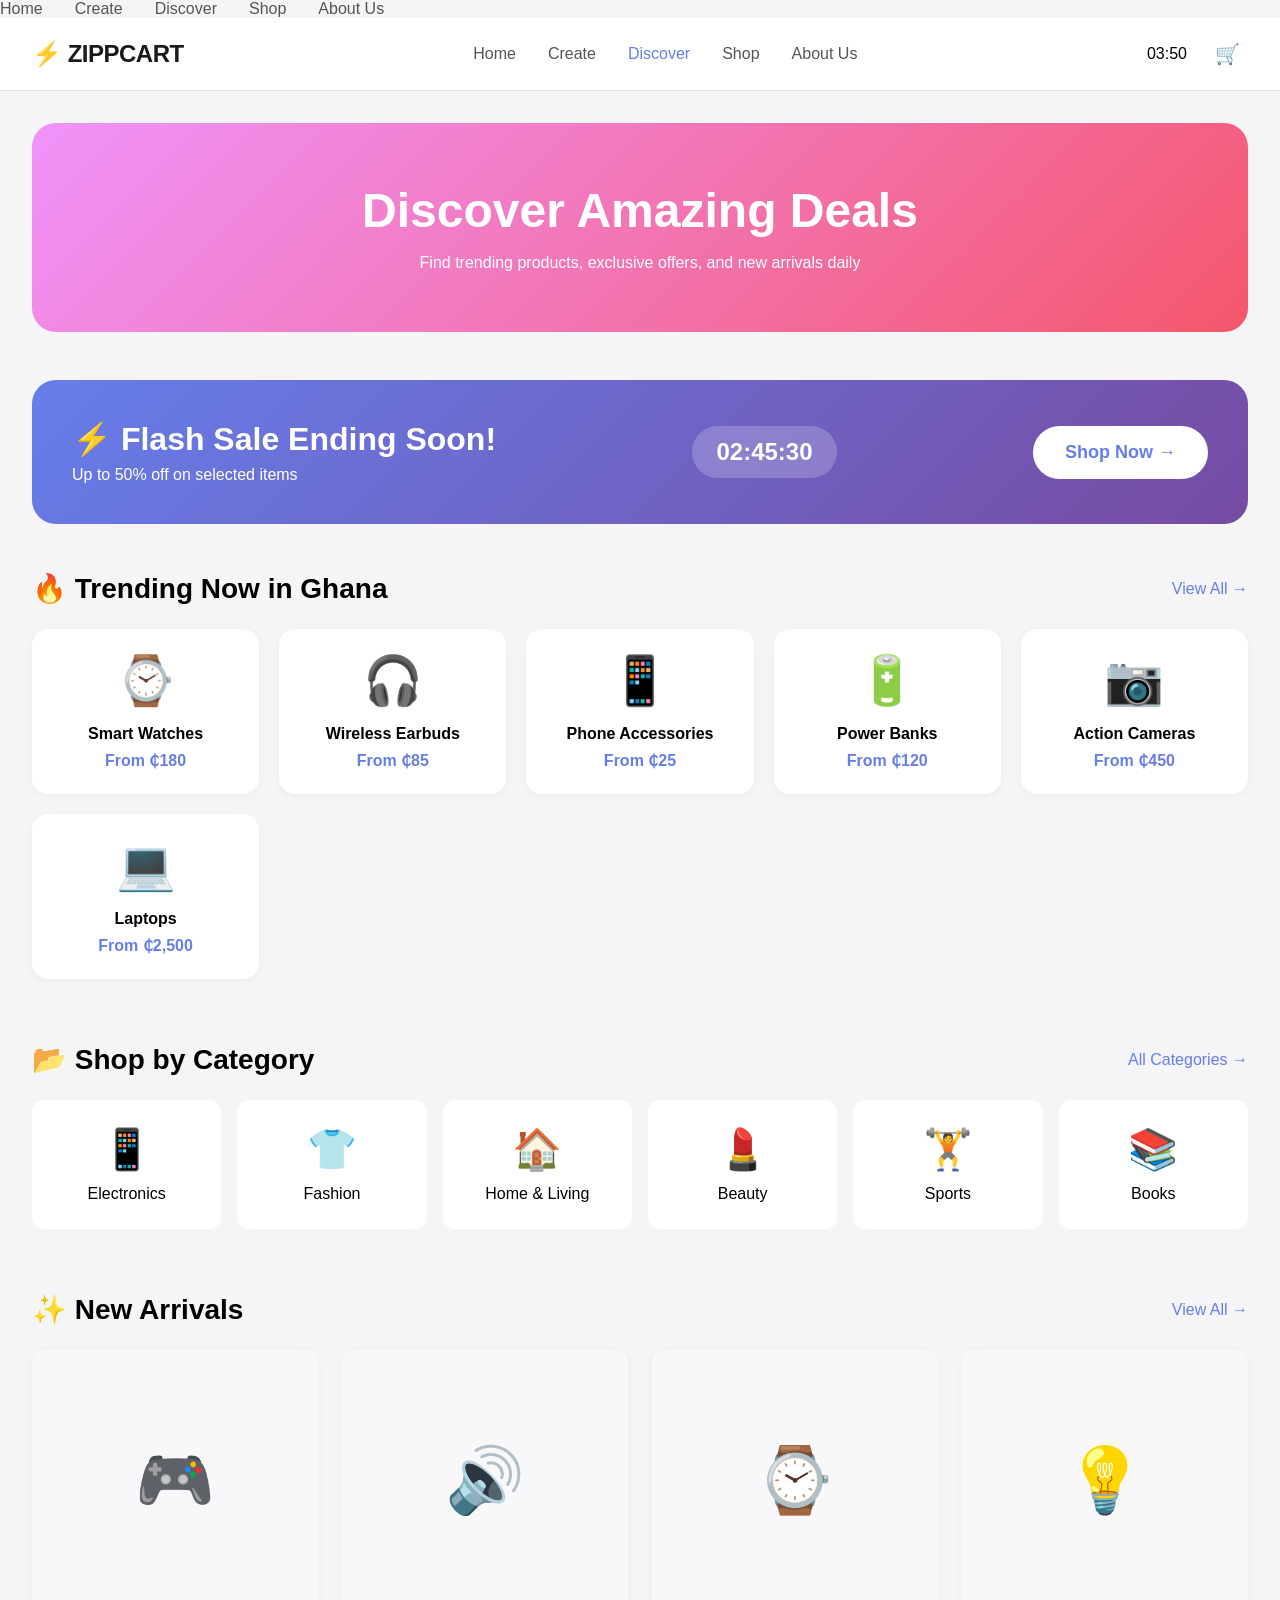
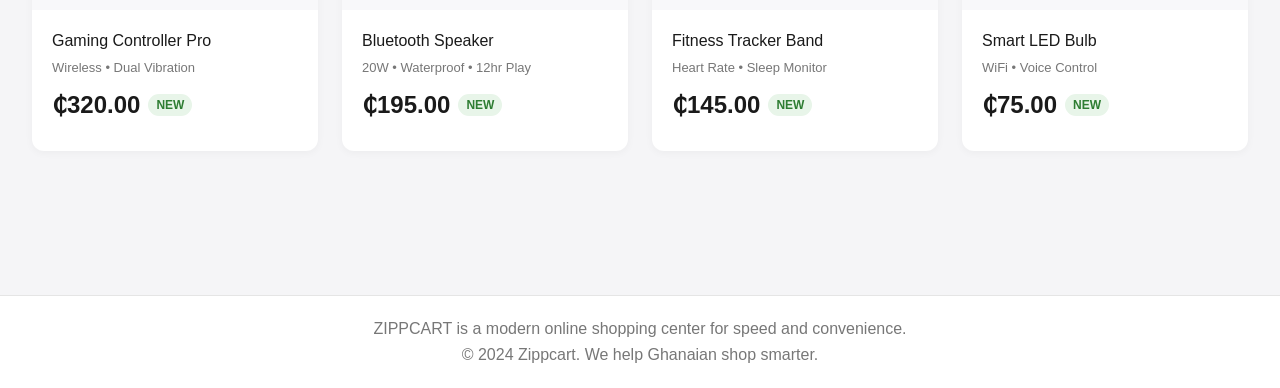
<file: about.html>
<!DOCTYPE html>
<html lang="en">
<head>
    <nav class="nav">
    <a href="index.html">Home</a>
    <a href="create.html">Create</a>
    <a href="discover.html">Discover</a>
    <a href="#">Shop</a>
    <a href="about.html">About Us</a>
</nav>
    <meta charset="UTF-8">
    <meta name="viewport" content="width=device-width, initial-scale=1.0">
    <title>Discover - Zippcart</title>
    <link rel="stylesheet" href="styles.css">
    <style>
        .discover-container {
            max-width: 1400px;
            margin: 0 auto;
            padding: 32px;
        }
        
        .discover-hero {
            background: linear-gradient(135deg, #f093fb 0%, #f5576c 100%);
            color: white;
            padding: 60px 40px;
            border-radius: 24px;
            margin-bottom: 48px;
            text-align: center;
        }
        
        .discover-hero h1 {
            font-size: 48px;
            margin-bottom: 16px;
        }
        
        .trending-section,
        .new-section,
        .categories-section {
            margin-bottom: 64px;
        }
        
        .section-header {
            display: flex;
            justify-content: space-between;
            align-items: center;
            margin-bottom: 24px;
        }
        
        .section-header h2 {
            font-size: 28px;
        }
        
        .view-all {
            color: #667eea;
            text-decoration: none;
            font-weight: 500;
        }
        
        .trending-grid {
            display: grid;
            grid-template-columns: repeat(auto-fill, minmax(200px, 1fr));
            gap: 20px;
        }
        
        .trending-card {
            background: white;
            border-radius: 16px;
            padding: 24px;
            text-align: center;
            box-shadow: 0 2px 8px rgba(0,0,0,0.04);
            transition: transform 0.2s;
            cursor: pointer;
        }
        
        .trending-card:hover {
            transform: translateY(-4px);
            box-shadow: 0 12px 24px rgba(0,0,0,0.1);
        }
        
        .trending-icon {
            font-size: 48px;
            margin-bottom: 16px;
        }
        
        .trending-card h3 {
            font-size: 16px;
            margin-bottom: 8px;
        }
        
        .trending-price {
            color: #667eea;
            font-weight: 600;
        }
        
        .categories-grid {
            display: grid;
            grid-template-columns: repeat(auto-fit, minmax(150px, 1fr));
            gap: 16px;
        }
        
        .category-card {
            background: white;
            padding: 24px;
            border-radius: 12px;
            text-align: center;
            cursor: pointer;
            transition: all 0.2s;
            border: 2px solid transparent;
        }
        
        .category-card:hover {
            border-color: #667eea;
        }
        
        .category-icon {
            font-size: 40px;
            margin-bottom: 12px;
        }
        
        .category-card h4 {
            font-size: 16px;
            font-weight: 500;
        }
        
        .deal-banner {
            background: linear-gradient(135deg, #667eea 0%, #764ba2 100%);
            color: white;
            padding: 40px;
            border-radius: 24px;
            display: flex;
            justify-content: space-between;
            align-items: center;
            margin-bottom: 48px;
        }
        
        .deal-content h3 {
            font-size: 32px;
            margin-bottom: 8px;
        }
        
        .deal-timer {
            font-size: 24px;
            font-weight: 700;
            background: rgba(255,255,255,0.2);
            padding: 12px 24px;
            border-radius: 40px;
        }
        
        .shop-now-btn {
            background: white;
            color: #667eea;
            padding: 16px 32px;
            border-radius: 40px;
            text-decoration: none;
            font-weight: 600;
            font-size: 18px;
            transition: transform 0.2s;
        }
        
        .shop-now-btn:hover {
            transform: scale(1.05);
        }
    </style>
</head>
<body>

    <!-- Header -->
    <header class="header">
        <div class="logo">
            <a href="index.html">⚡ ZIPPCART</a>
        </div>
        <nav class="nav">
            <a href="index.html">Home</a>
            <a href="create.html">Create</a>
            <a href="discover.html" class="active">Discover</a>
            <a href="#">Shop</a>
            <a href="about.html">About Us</a>
        </nav>
        <div class="header-right">
            <span id="currentTime">10:09</span>
            <a href="index.html" class="cart-icon">🛒</a>
        </div>
    </header>

    <div class="discover-container">
        <div class="discover-hero">
            <h1>Discover Amazing Deals</h1>
            <p>Find trending products, exclusive offers, and new arrivals daily</p>
        </div>
        
        <!-- Flash Deal Banner -->
        <div class="deal-banner">
            <div class="deal-content">
                <h3>⚡ Flash Sale Ending Soon!</h3>
                <p>Up to 50% off on selected items</p>
            </div>
            <div class="deal-timer" id="dealTimer">02:45:30</div>
            <a href="index.html" class="shop-now-btn">Shop Now →</a>
        </div>
        
        <!-- Trending Now -->
        <div class="trending-section">
            <div class="section-header">
                <h2>🔥 Trending Now in Ghana</h2>
                <a href="#" class="view-all">View All →</a>
            </div>
            <div class="trending-grid">
                <div class="trending-card" onclick="window.location.href='index.html'">
                    <div class="trending-icon">⌚</div>
                    <h3>Smart Watches</h3>
                    <span class="trending-price">From ₵180</span>
                </div>
                <div class="trending-card" onclick="window.location.href='index.html'">
                    <div class="trending-icon">🎧</div>
                    <h3>Wireless Earbuds</h3>
                    <span class="trending-price">From ₵85</span>
                </div>
                <div class="trending-card" onclick="window.location.href='index.html'">
                    <div class="trending-icon">📱</div>
                    <h3>Phone Accessories</h3>
                    <span class="trending-price">From ₵25</span>
                </div>
                <div class="trending-card" onclick="window.location.href='index.html'">
                    <div class="trending-icon">🔋</div>
                    <h3>Power Banks</h3>
                    <span class="trending-price">From ₵120</span>
                </div>
                <div class="trending-card" onclick="window.location.href='index.html'">
                    <div class="trending-icon">📷</div>
                    <h3>Action Cameras</h3>
                    <span class="trending-price">From ₵450</span>
                </div>
                <div class="trending-card" onclick="window.location.href='index.html'">
                    <div class="trending-icon">💻</div>
                    <h3>Laptops</h3>
                    <span class="trending-price">From ₵2,500</span>
                </div>
            </div>
        </div>
        
        <!-- Shop by Category -->
        <div class="categories-section">
            <div class="section-header">
                <h2>📂 Shop by Category</h2>
                <a href="#" class="view-all">All Categories →</a>
            </div>
            <div class="categories-grid">
                <div class="category-card" onclick="window.location.href='index.html'">
                    <div class="category-icon">📱</div>
                    <h4>Electronics</h4>
                </div>
                <div class="category-card" onclick="window.location.href='index.html'">
                    <div class="category-icon">👕</div>
                    <h4>Fashion</h4>
                </div>
                <div class="category-card" onclick="window.location.href='index.html'">
                    <div class="category-icon">🏠</div>
                    <h4>Home & Living</h4>
                </div>
                <div class="category-card" onclick="window.location.href='index.html'">
                    <div class="category-icon">💄</div>
                    <h4>Beauty</h4>
                </div>
                <div class="category-card" onclick="window.location.href='index.html'">
                    <div class="category-icon">🏋️</div>
                    <h4>Sports</h4>
                </div>
                <div class="category-card" onclick="window.location.href='index.html'">
                    <div class="category-icon">📚</div>
                    <h4>Books</h4>
                </div>
            </div>
        </div>
        
        <!-- New Arrivals -->
        <div class="new-section">
            <div class="section-header">
                <h2>✨ New Arrivals</h2>
                <a href="#" class="view-all">View All →</a>
            </div>
            <div class="product-grid" style="grid-template-columns: repeat(4, 1fr);">
                <div class="product-card" onclick="window.location.href='index.html'">
                    <div class="product-image">🎮</div>
                    <div class="product-info">
                        <h3 class="product-title">Gaming Controller Pro</h3>
                        <p class="product-specs">Wireless • Dual Vibration</p>
                        <div class="price-section">
                            <span class="price">₵320.00</span>
                            <span class="interest-badge">NEW</span>
                        </div>
                    </div>
                </div>
                <div class="product-card" onclick="window.location.href='index.html'">
                    <div class="product-image">🔊</div>
                    <div class="product-info">
                        <h3 class="product-title">Bluetooth Speaker</h3>
                        <p class="product-specs">20W • Waterproof • 12hr Play</p>
                        <div class="price-section">
                            <span class="price">₵195.00</span>
                            <span class="interest-badge">NEW</span>
                        </div>
                    </div>
                </div>
                <div class="product-card" onclick="window.location.href='index.html'">
                    <div class="product-image">⌚</div>
                    <div class="product-info">
                        <h3 class="product-title">Fitness Tracker Band</h3>
                        <p class="product-specs">Heart Rate • Sleep Monitor</p>
                        <div class="price-section">
                            <span class="price">₵145.00</span>
                            <span class="interest-badge">NEW</span>
                        </div>
                    </div>
                </div>
                <div class="product-card" onclick="window.location.href='index.html'">
                    <div class="product-image">💡</div>
                    <div class="product-info">
                        <h3 class="product-title">Smart LED Bulb</h3>
                        <p class="product-specs">WiFi • Voice Control</p>
                        <div class="price-section">
                            <span class="price">₵75.00</span>
                            <span class="interest-badge">NEW</span>
                        </div>
                    </div>
                </div>
            </div>
        </div>
    </div>

    <!-- Footer -->
    <footer class="footer">
        <p>ZIPPCART is a modern online shopping center for speed and convenience.</p>
        <p style="margin-top: 8px;">© 2024 Zippcart. We help Ghanaian shop smarter.</p>
    </footer>

    <script>
        function updateTime() {
            const now = new Date();
            const hours = String(now.getHours()).padStart(2, '0');
            const minutes = String(now.getMinutes()).padStart(2, '0');
            document.getElementById('currentTime').textContent = `${hours}:${minutes}`;
        }
        updateTime();
        setInterval(updateTime, 1000);
        
        // Countdown Timer
        function startTimer() {
            let time = 2 * 3600 + 45 * 60 + 30; // 2:45:30
            
            setInterval(() => {
                const hours = Math.floor(time / 3600);
                const minutes = Math.floor((time % 3600) / 60);
                const seconds = time % 60;
                
                document.getElementById('dealTimer').textContent = 
                    `${String(hours).padStart(2, '0')}:${String(minutes).padStart(2, '0')}:${String(seconds).padStart(2, '0')}`;
                
                if (time > 0) time--;
            }, 1000);
        }
        startTimer();
    </script>
</body>
</html>
</file>
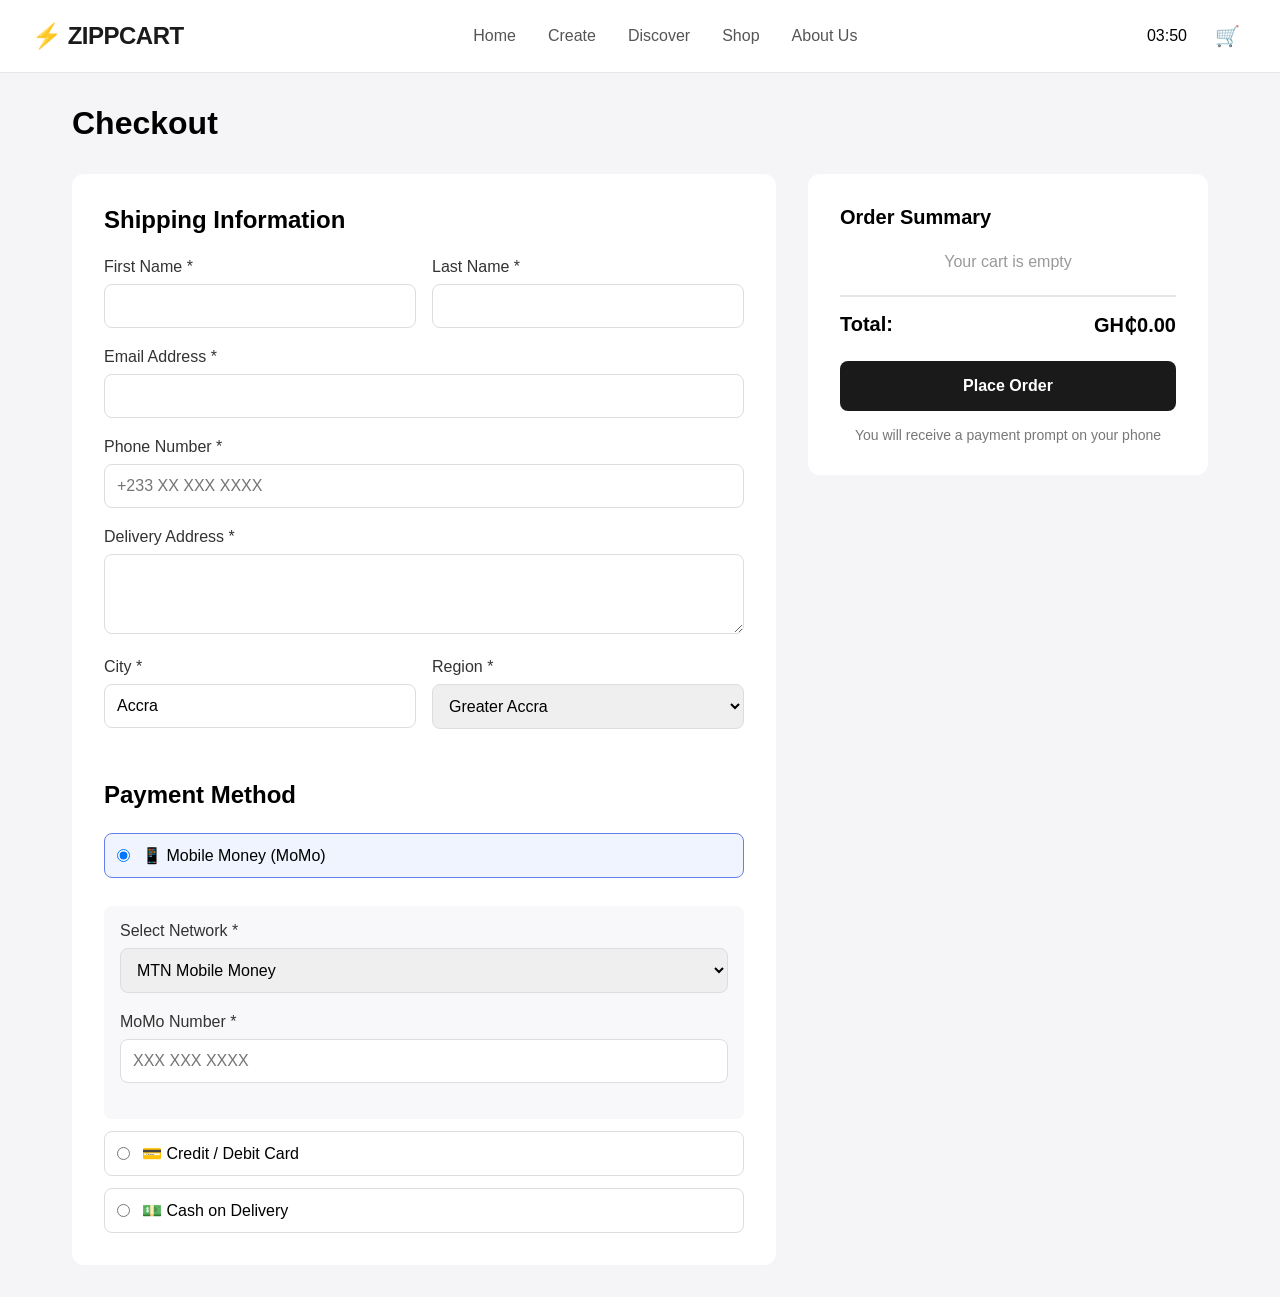
<file: checkout.html>
<!DOCTYPE html>
<html lang="en">
<head>
    <meta charset="UTF-8">
    <meta name="viewport" content="width=device-width, initial-scale=1.0">
    <title>Checkout - Zippcart</title>
    <link rel="stylesheet" href="styles.css">
</head>
<body>

    <!-- Header -->
    <header class="header">
        <div class="logo">
            <a href="index.html">⚡ ZIPPCART</a>
        </div>
        <nav class="nav">
            <a href="index.html">Home</a>
            <a href="#">Create</a>
            <a href="#">Discover</a>
            <a href="#">Shop</a>
            <a href="#">About Us</a>
        </nav>
        <div class="header-right">
            <span id="currentTime">10:09</span>
            <a href="index.html" class="cart-icon">🛒</a>
        </div>
    </header>

    <!-- Checkout Content -->
    <div class="checkout-container">
        <h1 style="margin-bottom: 32px;">Checkout</h1>
        
        <div class="checkout-grid">
            <!-- Billing Form -->
            <div class="checkout-form">
                <h2>Shipping Information</h2>
                
                <form id="checkoutForm">
                    <div class="form-row">
                        <div class="form-group">
                            <label>First Name *</label>
                            <input type="text" id="firstName" required>
                        </div>
                        <div class="form-group">
                            <label>Last Name *</label>
                            <input type="text" id="lastName" required>
                        </div>
                    </div>
                    
                    <div class="form-group">
                        <label>Email Address *</label>
                        <input type="email" id="email" required>
                    </div>
                    
                    <div class="form-group">
                        <label>Phone Number *</label>
                        <input type="tel" id="phone" placeholder="+233 XX XXX XXXX" required>
                    </div>
                    
                    <div class="form-group">
                        <label>Delivery Address *</label>
                        <textarea id="address" rows="3" required></textarea>
                    </div>
                    
                    <div class="form-row">
                        <div class="form-group">
                            <label>City *</label>
                            <input type="text" id="city" value="Accra" required>
                        </div>
                        <div class="form-group">
                            <label>Region *</label>
                            <select id="region" required>
                                <option value="">Select Region</option>
                                <option value="Greater Accra" selected>Greater Accra</option>
                                <option value="Ashanti">Ashanti</option>
                                <option value="Western">Western</option>
                                <option value="Eastern">Eastern</option>
                                <option value="Central">Central</option>
                                <option value="Northern">Northern</option>
                            </select>
                        </div>
                    </div>
                    
                    <h2 style="margin-top: 32px; margin-bottom: 24px;">Payment Method</h2>
                    
                    <div class="payment-methods">
                        <label class="payment-option selected" id="momoOption">
                            <input type="radio" name="payment" value="momo" checked>
                            <span>📱 Mobile Money (MoMo)</span>
                        </label>
                        
                        <div class="momo-details active" id="momoDetails">
                            <div class="form-group">
                                <label>Select Network *</label>
                                <select id="network">
                                    <option value="MTN">MTN Mobile Money</option>
                                    <option value="Vodafone">Vodafone Cash</option>
                                    <option value="AirtelTigo">AirtelTigo Money</option>
                                </select>
                            </div>
                            <div class="form-group">
                                <label>MoMo Number *</label>
                                <input type="tel" id="momoNumber" placeholder="XXX XXX XXXX">
                            </div>
                        </div>
                        
                        <label class="payment-option" id="cardOption">
                            <input type="radio" name="payment" value="card">
                            <span>💳 Credit / Debit Card</span>
                        </label>
                        
                        <div class="momo-details" id="cardDetails">
                            <div class="form-group">
                                <label>Card Number</label>
                                <input type="text" placeholder="XXXX XXXX XXXX XXXX">
                            </div>
                            <div class="form-row">
                                <div class="form-group">
                                    <label>Expiry</label>
                                    <input type="text" placeholder="MM/YY">
                                </div>
                                <div class="form-group">
                                    <label>CVV</label>
                                    <input type="text" placeholder="XXX">
                                </div>
                            </div>
                        </div>
                        
                        <label class="payment-option">
                            <input type="radio" name="payment" value="cash">
                            <span>💵 Cash on Delivery</span>
                        </label>
                    </div>
                </form>
            </div>
            
            <!-- Order Summary -->
            <div class="order-summary">
                <h3>Order Summary</h3>
                <div class="summary-items" id="summaryItems">
                    <!-- Items will be populated here -->
                </div>
                <div class="summary-total">
                    <span>Total:</span>
                    <span id="summaryTotal">₵0.00</span>
                </div>
                <button class="place-order-btn" id="placeOrderBtn">Place Order</button>
                <p style="text-align: center; margin-top: 16px; color: #777; font-size: 14px;">
                    You will receive a payment prompt on your phone
                </p>
            </div>
        </div>
    </div>

    <script>
        // Load cart from localStorage
        const cart = JSON.parse(localStorage.getItem('zippcart')) || [];
        const formatter = new Intl.NumberFormat('en-GH', {
            style: 'currency',
            currency: 'GHS'
        });
        
        // Payment toggle
        const momoOption = document.getElementById('momoOption');
        const cardOption = document.getElementById('cardOption');
        const momoDetails = document.getElementById('momoDetails');
        const cardDetails = document.getElementById('cardDetails');
        const paymentRadios = document.querySelectorAll('input[name="payment"]');
        
        paymentRadios.forEach(radio => {
            radio.addEventListener('change', (e) => {
                document.querySelectorAll('.payment-option').forEach(opt => opt.classList.remove('selected'));
                e.target.closest('.payment-option').classList.add('selected');
                
                momoDetails.classList.remove('active');
                cardDetails.classList.remove('active');
                
                if (e.target.value === 'momo') {
                    momoDetails.classList.add('active');
                } else if (e.target.value === 'card') {
                    cardDetails.classList.add('active');
                }
            });
        });
        
        // Update time
        function updateTime() {
            const now = new Date();
            const hours = String(now.getHours()).padStart(2, '0');
            const minutes = String(now.getMinutes()).padStart(2, '0');
            document.getElementById('currentTime').textContent = `${hours}:${minutes}`;
        }
        updateTime();
        setInterval(updateTime, 1000);
        
        // Render order summary
        function renderSummary() {
            const summaryItems = document.getElementById('summaryItems');
            const summaryTotal = document.getElementById('summaryTotal');
            
            if (cart.length === 0) {
                summaryItems.innerHTML = '<p style="color: #999; text-align: center;">Your cart is empty</p>';
                summaryTotal.textContent = formatter.format(0);
                return;
            }
            
            let html = '';
            let total = 0;
            
            cart.forEach(item => {
                const itemTotal = item.price * item.quantity;
                total += itemTotal;
                html += `
                    <div class="summary-item">
                        <span>${item.quantity}x ${item.name.substring(0, 20)}...</span>
                        <span>${formatter.format(itemTotal)}</span>
                    </div>
                `;
            });
            
            // Add delivery fee
            html += `
                <div class="summary-item">
                    <span>Delivery Fee</span>
                    <span>${formatter.format(5.00)}</span>
                </div>
            `;
            total += 5.00;
            
            summaryItems.innerHTML = html;
            summaryTotal.textContent = formatter.format(total);
        }
        
        renderSummary();
        
        // Place order
        document.getElementById('placeOrderBtn').addEventListener('click', (e) => {
            e.preventDefault();
            
            // Validate form
            const firstName = document.getElementById('firstName').value;
            const lastName = document.getElementById('lastName').value;
            const email = document.getElementById('email').value;
            const phone = document.getElementById('phone').value;
            const address = document.getElementById('address').value;
            
            if (!firstName || !lastName || !email || !phone || !address) {
                alert('Please fill in all required fields');
                return;
            }
            
            if (cart.length === 0) {
                alert('Your cart is empty');
                window.location.href = 'index.html';
                return;
            }
            
            // Get selected payment method
            const paymentMethod = document.querySelector('input[name="payment"]:checked').value;
            let paymentDetails = '';
            
            if (paymentMethod === 'momo') {
                const network = document.getElementById('network').value;
                const momoNumber = document.getElementById('momoNumber').value;
                if (!momoNumber) {
                    alert('Please enter your Mobile Money number');
                    return;
                }
                paymentDetails = `${network}: ${momoNumber}`;
            }
            
            // Create order object
            const order = {
                customer: { firstName, lastName, email, phone, address },
                items: cart,
                payment: { method: paymentMethod, details: paymentDetails },
                orderDate: new Date().toISOString(),
                orderNumber: 'ZIP-' + Date.now().toString().slice(-8)
            };
            
            console.log('Order placed:', order);
            
            // Show success message
            alert(`✅ Order Placed Successfully!\n\nOrder #${order.orderNumber}\n\nYou will receive a payment prompt on your phone shortly.\n\nThank you for shopping with Zippcart!`);
            
            // Clear cart
            localStorage.removeItem('zippcart');
            
            // Redirect to home
            window.location.href = 'index.html';
        });
    </script>
</body>
</html>
</file>
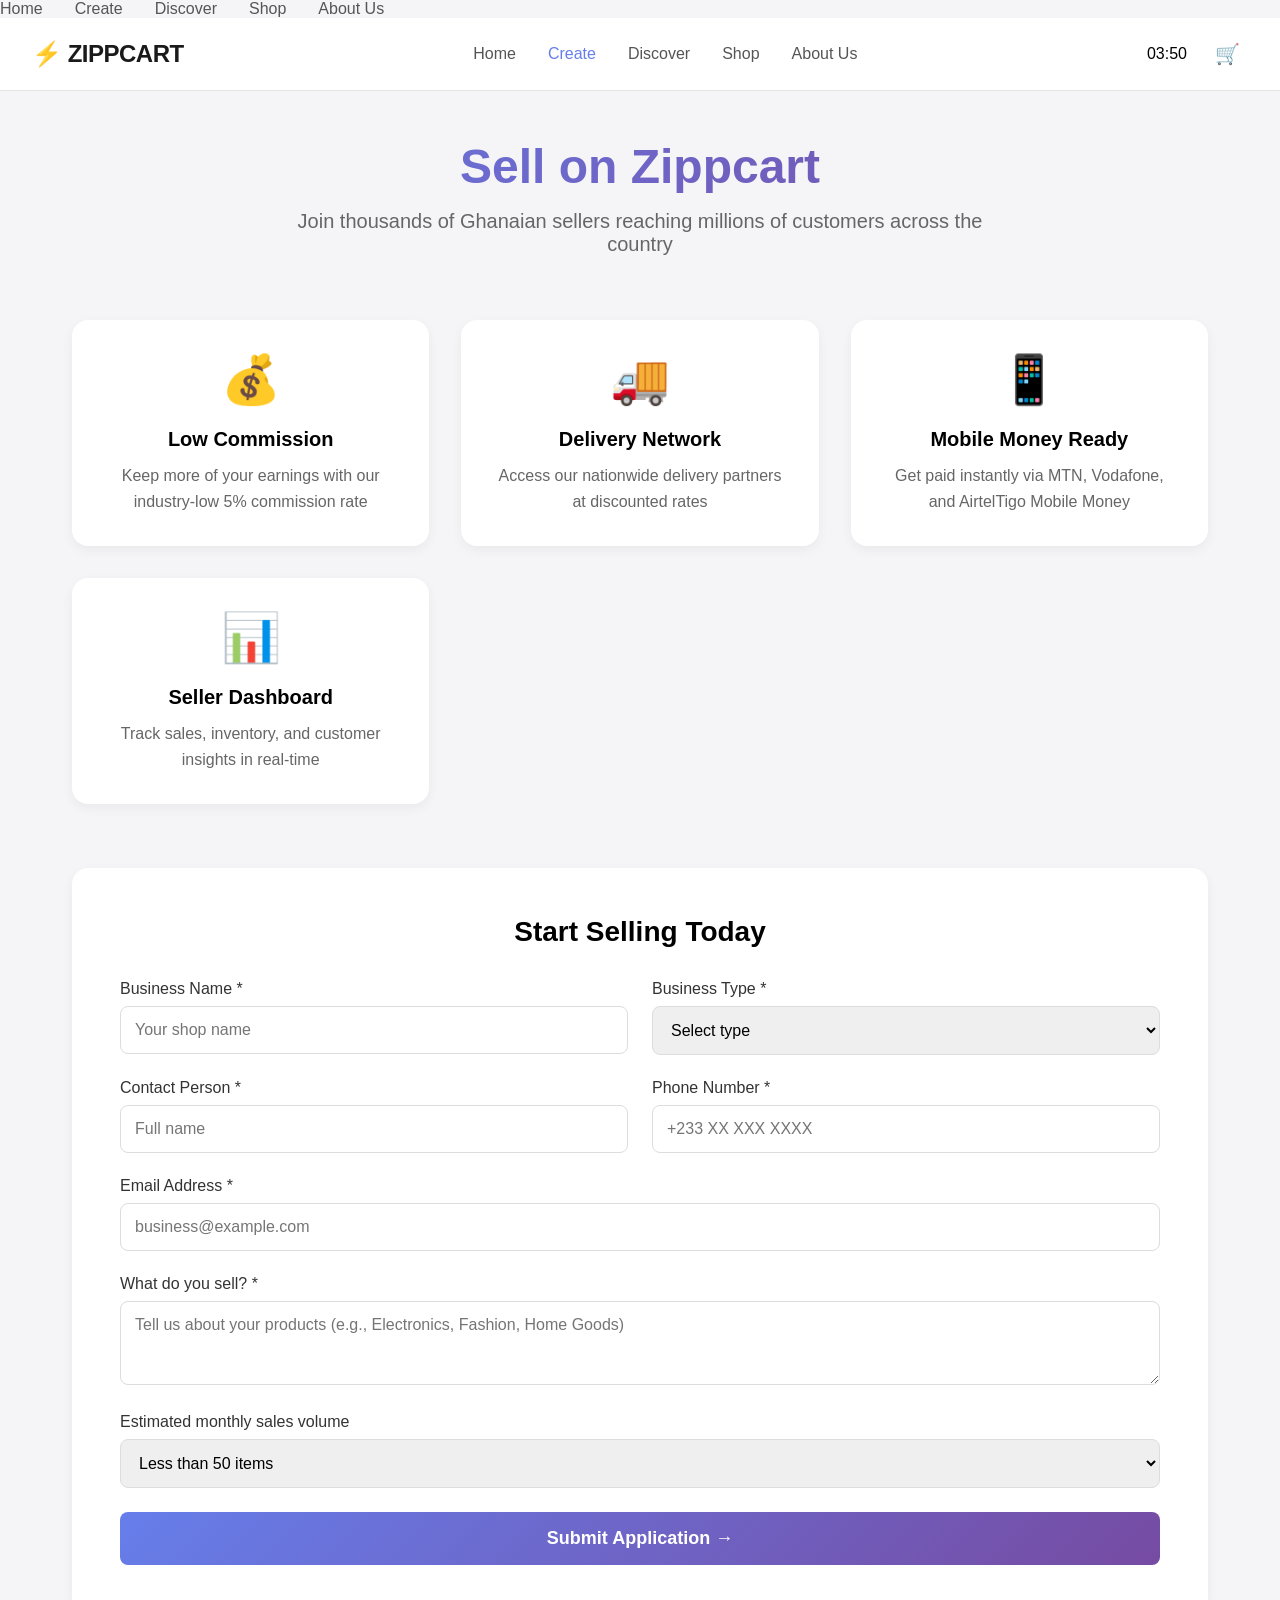
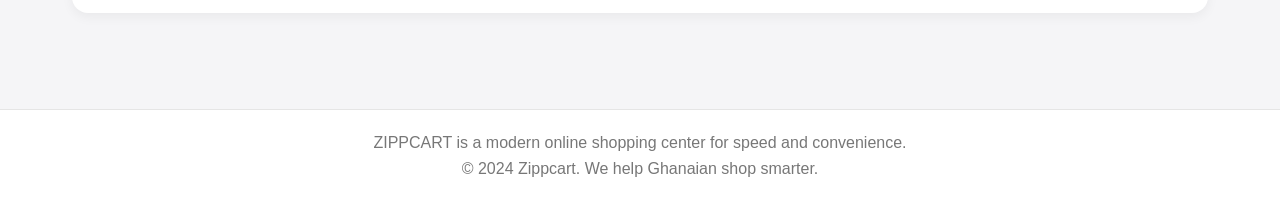
<file: create.html>
<!DOCTYPE html>
<html lang="en">
<head>
    <nav class="nav">
    <a href="index.html">Home</a>
    <a href="create.html">Create</a>
    <a href="discover.html">Discover</a>
    <a href="#">Shop</a>
    <a href="about.html">About Us</a>
</nav>
    <meta charset="UTF-8">
    <meta name="viewport" content="width=device-width, initial-scale=1.0">
    <title>Create - Sell on Zippcart</title>
    <link rel="stylesheet" href="styles.css">
    <style>
        .create-container {
            max-width: 1200px;
            margin: 0 auto;
            padding: 48px 32px;
        }
        
        .create-hero {
            text-align: center;
            margin-bottom: 64px;
        }
        
        .create-hero h1 {
            font-size: 48px;
            margin-bottom: 16px;
            background: linear-gradient(135deg, #667eea 0%, #764ba2 100%);
            -webkit-background-clip: text;
            -webkit-text-fill-color: transparent;
            background-clip: text;
        }
        
        .create-hero p {
            font-size: 20px;
            color: #666;
            max-width: 700px;
            margin: 0 auto;
        }
        
        .features-grid {
            display: grid;
            grid-template-columns: repeat(auto-fit, minmax(280px, 1fr));
            gap: 32px;
            margin-bottom: 64px;
        }
        
        .feature-card {
            background: white;
            padding: 32px;
            border-radius: 16px;
            text-align: center;
            box-shadow: 0 4px 12px rgba(0,0,0,0.05);
        }
        
        .feature-icon {
            font-size: 48px;
            margin-bottom: 20px;
        }
        
        .feature-card h3 {
            margin-bottom: 12px;
            font-size: 20px;
        }
        
        .feature-card p {
            color: #666;
            line-height: 1.6;
        }
        
        .seller-form {
            background: white;
            padding: 48px;
            border-radius: 16px;
            box-shadow: 0 4px 12px rgba(0,0,0,0.05);
        }
        
        .seller-form h2 {
            text-align: center;
            margin-bottom: 32px;
            font-size: 28px;
        }
        
        .form-row {
            display: grid;
            grid-template-columns: 1fr 1fr;
            gap: 24px;
        }
        
        .form-group {
            margin-bottom: 24px;
        }
        
        .form-group label {
            display: block;
            margin-bottom: 8px;
            font-weight: 500;
        }
        
        .form-group input,
        .form-group select,
        .form-group textarea {
            width: 100%;
            padding: 14px;
            border: 1px solid #ddd;
            border-radius: 8px;
            font-size: 16px;
        }
        
        .form-group input:focus,
        .form-group select:focus,
        .form-group textarea:focus {
            outline: none;
            border-color: #667eea;
        }
        
        .submit-btn {
            width: 100%;
            padding: 16px;
            background: linear-gradient(135deg, #667eea 0%, #764ba2 100%);
            color: white;
            border: none;
            border-radius: 8px;
            font-size: 18px;
            font-weight: 600;
            cursor: pointer;
            transition: transform 0.2s;
        }
        
        .submit-btn:hover {
            transform: scale(1.02);
        }
        
        @media (max-width: 768px) {
            .form-row {
                grid-template-columns: 1fr;
            }
        }
    </style>
</head>
<body>

    <!-- Header -->
    <header class="header">
        <div class="logo">
            <a href="index.html">⚡ ZIPPCART</a>
        </div>
        <nav class="nav">
            <a href="index.html">Home</a>
            <a href="create.html" class="active">Create</a>
            <a href="discover.html">Discover</a>
            <a href="#">Shop</a>
            <a href="about.html">About Us</a>
        </nav>
        <div class="header-right">
            <span id="currentTime">10:09</span>
            <a href="index.html" class="cart-icon">🛒</a>
        </div>
    </header>

    <div class="create-container">
        <div class="create-hero">
            <h1>Sell on Zippcart</h1>
            <p>Join thousands of Ghanaian sellers reaching millions of customers across the country</p>
        </div>
        
        <div class="features-grid">
            <div class="feature-card">
                <div class="feature-icon">💰</div>
                <h3>Low Commission</h3>
                <p>Keep more of your earnings with our industry-low 5% commission rate</p>
            </div>
            <div class="feature-card">
                <div class="feature-icon">🚚</div>
                <h3>Delivery Network</h3>
                <p>Access our nationwide delivery partners at discounted rates</p>
            </div>
            <div class="feature-card">
                <div class="feature-icon">📱</div>
                <h3>Mobile Money Ready</h3>
                <p>Get paid instantly via MTN, Vodafone, and AirtelTigo Mobile Money</p>
            </div>
            <div class="feature-card">
                <div class="feature-icon">📊</div>
                <h3>Seller Dashboard</h3>
                <p>Track sales, inventory, and customer insights in real-time</p>
            </div>
        </div>
        
        <div class="seller-form">
            <h2>Start Selling Today</h2>
            <form id="sellerForm">
                <div class="form-row">
                    <div class="form-group">
                        <label>Business Name *</label>
                        <input type="text" placeholder="Your shop name" required>
                    </div>
                    <div class="form-group">
                        <label>Business Type *</label>
                        <select required>
                            <option value="">Select type</option>
                            <option value="individual">Individual Seller</option>
                            <option value="registered">Registered Business</option>
                            <option value="manufacturer">Manufacturer</option>
                        </select>
                    </div>
                </div>
                
                <div class="form-row">
                    <div class="form-group">
                        <label>Contact Person *</label>
                        <input type="text" placeholder="Full name" required>
                    </div>
                    <div class="form-group">
                        <label>Phone Number *</label>
                        <input type="tel" placeholder="+233 XX XXX XXXX" required>
                    </div>
                </div>
                
                <div class="form-group">
                    <label>Email Address *</label>
                    <input type="email" placeholder="business@example.com" required>
                </div>
                
                <div class="form-group">
                    <label>What do you sell? *</label>
                    <textarea rows="3" placeholder="Tell us about your products (e.g., Electronics, Fashion, Home Goods)" required></textarea>
                </div>
                
                <div class="form-group">
                    <label>Estimated monthly sales volume</label>
                    <select>
                        <option>Less than 50 items</option>
                        <option>50 - 200 items</option>
                        <option>200 - 500 items</option>
                        <option>500+ items</option>
                    </select>
                </div>
                
                <button type="submit" class="submit-btn">Submit Application →</button>
            </form>
        </div>
    </div>

    <!-- Footer -->
    <footer class="footer">
        <p>ZIPPCART is a modern online shopping center for speed and convenience.</p>
        <p style="margin-top: 8px;">© 2024 Zippcart. We help Ghanaian shop smarter.</p>
    </footer>

    <script>
        function updateTime() {
            const now = new Date();
            const hours = String(now.getHours()).padStart(2, '0');
            const minutes = String(now.getMinutes()).padStart(2, '0');
            document.getElementById('currentTime').textContent = `${hours}:${minutes}`;
        }
        updateTime();
        setInterval(updateTime, 1000);
        
        document.getElementById('sellerForm').addEventListener('submit', (e) => {
            e.preventDefault();
            alert('✅ Application Submitted!\n\nOur team will contact you within 24 hours to complete your seller registration.');
        });
    </script>
</body>
</html>
</file>
<file: styles.css>
* {
    margin: 0;
    padding: 0;
    box-sizing: border-box;
    font-family: -apple-system, BlinkMacSystemFont, 'Segoe UI', Roboto, Helvetica, Arial, sans-serif;
}

body {
    background-color: #f5f5f7;
}

/* Header */
.header {
    background: white;
    padding: 16px 32px;
    border-bottom: 1px solid #e5e5e5;
    display: flex;
    align-items: center;
    justify-content: space-between;
    position: sticky;
    top: 0;
    z-index: 100;
}

.logo {
    font-size: 24px;
    font-weight: 700;
    color: #1a1a1a;
    letter-spacing: -0.5px;
    text-decoration: none;
}

.logo a {
    text-decoration: none;
    color: #1a1a1a;
}

.nav {
    display: flex;
    gap: 32px;
}

.nav a {
    text-decoration: none;
    color: #555;
    font-size: 16px;
    font-weight: 500;
}

.nav a:hover,
.nav a.active {
    color: #667eea;
}

.header-right {
    display: flex;
    gap: 20px;
    align-items: center;
}

.search-container {
    position: relative;
}

.search-input {
    padding: 10px 16px 10px 40px;
    border: 1px solid #ddd;
    border-radius: 30px;
    font-size: 14px;
    width: 260px;
    outline: none;
    transition: border-color 0.2s;
}

.search-input:focus {
    border-color: #667eea;
}

.search-icon {
    position: absolute;
    left: 14px;
    top: 50%;
    transform: translateY(-50%);
    color: #999;
    font-size: 16px;
}

.cart-icon {
    font-size: 20px;
    cursor: pointer;
    position: relative;
    padding: 8px;
    text-decoration: none;
    color: #1a1a1a;
}

.cart-count {
    position: absolute;
    top: -2px;
    right: -2px;
    background: #667eea;
    color: white;
    font-size: 12px;
    font-weight: bold;
    width: 20px;
    height: 20px;
    border-radius: 50%;
    display: flex;
    align-items: center;
    justify-content: center;
}

/* Hero Banner */
.hero {
    background: linear-gradient(135deg, #667eea 0%, #764ba2 100%);
    color: white;
    padding: 48px 32px;
    text-align: center;
}

.hero h1 {
    font-size: 42px;
    margin-bottom: 12px;
}

.hero p {
    font-size: 18px;
    opacity: 0.9;
}

/* Main Content */
.container {
    max-width: 1400px;
    margin: 0 auto;
    padding: 32px;
}

/* Filter Bar */
.filter-bar {
    display: flex;
    gap: 16px;
    margin-bottom: 32px;
    flex-wrap: wrap;
}

.filter-btn {
    padding: 10px 20px;
    background: white;
    border: 1px solid #ddd;
    border-radius: 30px;
    font-size: 14px;
    cursor: pointer;
    transition: all 0.2s;
}

.filter-btn:hover,
.filter-btn.active {
    border-color: #667eea;
    color: #667eea;
    background: #f0f4ff;
}

/* Product Grid */
.product-grid {
    display: grid;
    grid-template-columns: repeat(auto-fill, minmax(280px, 1fr));
    gap: 24px;
}

.product-card {
    background: white;
    border-radius: 12px;
    overflow: hidden;
    transition: transform 0.2s, box-shadow 0.2s;
    box-shadow: 0 2px 8px rgba(0,0,0,0.04);
    cursor: pointer;
}

.product-card:hover {
    transform: translateY(-4px);
    box-shadow: 0 12px 24px rgba(0,0,0,0.1);
}

.product-image {
    width: 100%;
    height: 260px;
    background: #f8f8fa;
    display: flex;
    align-items: center;
    justify-content: center;
    font-size: 64px;
}

.product-info {
    padding: 20px;
}

.product-title {
    font-size: 16px;
    font-weight: 500;
    color: #1a1a1a;
    margin-bottom: 8px;
    line-height: 1.4;
}

.product-specs {
    font-size: 13px;
    color: #777;
    margin-bottom: 16px;
}

.price-section {
    display: flex;
    align-items: center;
    gap: 8px;
    margin-bottom: 12px;
    flex-wrap: wrap;
}

.price {
    font-size: 24px;
    font-weight: 700;
    color: #1a1a1a;
}

.interest-badge {
    background: #e8f5e9;
    color: #2e7d32;
    padding: 4px 8px;
    border-radius: 20px;
    font-size: 12px;
    font-weight: 600;
}

.add-to-cart-btn {
    width: 100%;
    padding: 12px;
    background: #667eea;
    color: white;
    border: none;
    border-radius: 8px;
    font-size: 14px;
    font-weight: 600;
    cursor: pointer;
    transition: background 0.2s;
}

.add-to-cart-btn:hover {
    background: #5a67d8;
}

/* Product Detail Modal */
.modal-overlay {
    position: fixed;
    top: 0;
    left: 0;
    width: 100%;
    height: 100%;
    background: rgba(0,0,0,0.5);
    z-index: 300;
    display: none;
    align-items: center;
    justify-content: center;
}

.modal-overlay.active {
    display: flex;
}

.modal {
    background: white;
    border-radius: 16px;
    max-width: 900px;
    width: 90%;
    max-height: 90vh;
    overflow-y: auto;
    position: relative;
}

.modal-close {
    position: absolute;
    top: 20px;
    right: 20px;
    font-size: 28px;
    cursor: pointer;
    background: white;
    border: none;
    width: 40px;
    height: 40px;
    border-radius: 50%;
    display: flex;
    align-items: center;
    justify-content: center;
    box-shadow: 0 2px 8px rgba(0,0,0,0.1);
    z-index: 301;
}

.modal-content {
    display: grid;
    grid-template-columns: 1fr 1fr;
    gap: 32px;
    padding: 32px;
}

.modal-image {
    font-size: 120px;
    display: flex;
    align-items: center;
    justify-content: center;
    background: #f8f8fa;
    border-radius: 12px;
    min-height: 300px;
}

.modal-details h2 {
    font-size: 28px;
    margin-bottom: 12px;
}

.modal-specs {
    color: #666;
    margin-bottom: 24px;
    line-height: 1.6;
}

.modal-price {
    font-size: 36px;
    font-weight: 700;
    margin-bottom: 8px;
}

.modal-interest {
    margin-bottom: 24px;
}

.quantity-selector {
    display: flex;
    align-items: center;
    gap: 16px;
    margin-bottom: 24px;
}

.quantity-btn {
    width: 40px;
    height: 40px;
    border: 1px solid #ddd;
    background: white;
    border-radius: 8px;
    font-size: 20px;
    cursor: pointer;
}

.quantity-input {
    width: 60px;
    text-align: center;
    font-size: 18px;
    border: 1px solid #ddd;
    border-radius: 8px;
    padding: 8px;
}

.modal-add-btn {
    width: 100%;
    padding: 16px;
    background: #667eea;
    color: white;
    border: none;
    border-radius: 8px;
    font-size: 16px;
    font-weight: 600;
    cursor: pointer;
}

/* Cart Sidebar */
.cart-overlay {
    position: fixed;
    top: 0;
    left: 0;
    width: 100%;
    height: 100%;
    background: rgba(0,0,0,0.5);
    z-index: 200;
    display: none;
}

.cart-overlay.active {
    display: block;
}

.cart-sidebar {
    position: fixed;
    top: 0;
    right: -400px;
    width: 100%;
    max-width: 400px;
    height: 100%;
    background: white;
    z-index: 201;
    transition: right 0.3s ease;
    display: flex;
    flex-direction: column;
}

.cart-sidebar.active {
    right: 0;
}

.cart-header {
    padding: 24px;
    border-bottom: 1px solid #e5e5e5;
    display: flex;
    justify-content: space-between;
    align-items: center;
}

.cart-header h2 {
    font-size: 20px;
    font-weight: 600;
}

.close-cart {
    font-size: 28px;
    cursor: pointer;
    background: none;
    border: none;
}

.cart-items {
    flex: 1;
    overflow-y: auto;
    padding: 24px;
}

.cart-item {
    display: flex;
    justify-content: space-between;
    align-items: center;
    padding: 16px 0;
    border-bottom: 1px solid #f0f0f0;
}

.cart-item-info h4 {
    font-size: 14px;
    font-weight: 500;
    margin-bottom: 4px;
}

.cart-item-price {
    font-weight: 600;
    color: #667eea;
}

.cart-item-remove {
    color: #999;
    cursor: pointer;
    font-size: 20px;
}

.cart-item-remove:hover {
    color: #e53e3e;
}

.cart-footer {
    padding: 24px;
    border-top: 1px solid #e5e5e5;
}

.cart-total {
    display: flex;
    justify-content: space-between;
    font-size: 18px;
    font-weight: 600;
    margin-bottom: 16px;
}

.checkout-btn {
    width: 100%;
    padding: 16px;
    background: #1a1a1a;
    color: white;
    border: none;
    border-radius: 8px;
    font-size: 16px;
    font-weight: 600;
    cursor: pointer;
    transition: background 0.2s;
    text-decoration: none;
    display: block;
    text-align: center;
}

.checkout-btn:hover {
    background: #333;
}

.empty-cart-message {
    text-align: center;
    color: #999;
    padding: 48px 0;
}

/* Checkout Page Styles */
.checkout-container {
    max-width: 1200px;
    margin: 0 auto;
    padding: 32px;
}

.checkout-grid {
    display: grid;
    grid-template-columns: 1fr 400px;
    gap: 32px;
}

.checkout-form {
    background: white;
    padding: 32px;
    border-radius: 12px;
}

.checkout-form h2 {
    margin-bottom: 24px;
    font-size: 24px;
}

.form-group {
    margin-bottom: 20px;
}

.form-group label {
    display: block;
    margin-bottom: 8px;
    font-weight: 500;
    color: #333;
}

.form-group input,
.form-group select,
.form-group textarea {
    width: 100%;
    padding: 12px;
    border: 1px solid #ddd;
    border-radius: 8px;
    font-size: 16px;
}

.form-group input:focus,
.form-group select:focus {
    outline: none;
    border-color: #667eea;
}

.form-row {
    display: grid;
    grid-template-columns: 1fr 1fr;
    gap: 16px;
}

.payment-methods {
    display: flex;
    flex-direction: column;
    gap: 12px;
    margin-top: 8px;
}

.payment-option {
    display: flex;
    align-items: center;
    gap: 12px;
    padding: 12px;
    border: 1px solid #ddd;
    border-radius: 8px;
    cursor: pointer;
}

.payment-option.selected {
    border-color: #667eea;
    background: #f0f4ff;
}

.payment-option input {
    width: auto;
}

.momo-details {
    margin-top: 16px;
    padding: 16px;
    background: #f8f8fa;
    border-radius: 8px;
    display: none;
}

.momo-details.active {
    display: block;
}

.order-summary {
    background: white;
    padding: 32px;
    border-radius: 12px;
    height: fit-content;
    position: sticky;
    top: 100px;
}

.order-summary h3 {
    margin-bottom: 24px;
    font-size: 20px;
}

.summary-items {
    margin-bottom: 24px;
}

.summary-item {
    display: flex;
    justify-content: space-between;
    padding: 12px 0;
    border-bottom: 1px solid #f0f0f0;
}

.summary-item span:first-child {
    color: #666;
}

.summary-total {
    display: flex;
    justify-content: space-between;
    font-size: 20px;
    font-weight: 700;
    padding-top: 16px;
    border-top: 2px solid #e5e5e5;
}

.place-order-btn {
    width: 100%;
    padding: 16px;
    background: #1a1a1a;
    color: white;
    border: none;
    border-radius: 8px;
    font-size: 16px;
    font-weight: 600;
    cursor: pointer;
    margin-top: 24px;
}

.place-order-btn:hover {
    background: #333;
}

/* Footer */
.footer {
    background: white;
    padding: 24px 32px;
    text-align: center;
    color: #777;
    border-top: 1px solid #e5e5e5;
    margin-top: 48px;
}

/* No Results */
.no-results {
    text-align: center;
    padding: 48px;
    color: #999;
    font-size: 18px;
}

/* Responsive */
@media (max-width: 768px) {
    .nav {
        display: none;
    }
    
    .hero h1 {
        font-size: 28px;
    }
    
    .cart-sidebar {
        max-width: 100%;
    }
    
    .search-input {
        width: 180px;
    }
    
    .checkout-grid {
        grid-template-columns: 1fr;
    }
    
    .modal-content {
        grid-template-columns: 1fr;
    }
}
</file>
